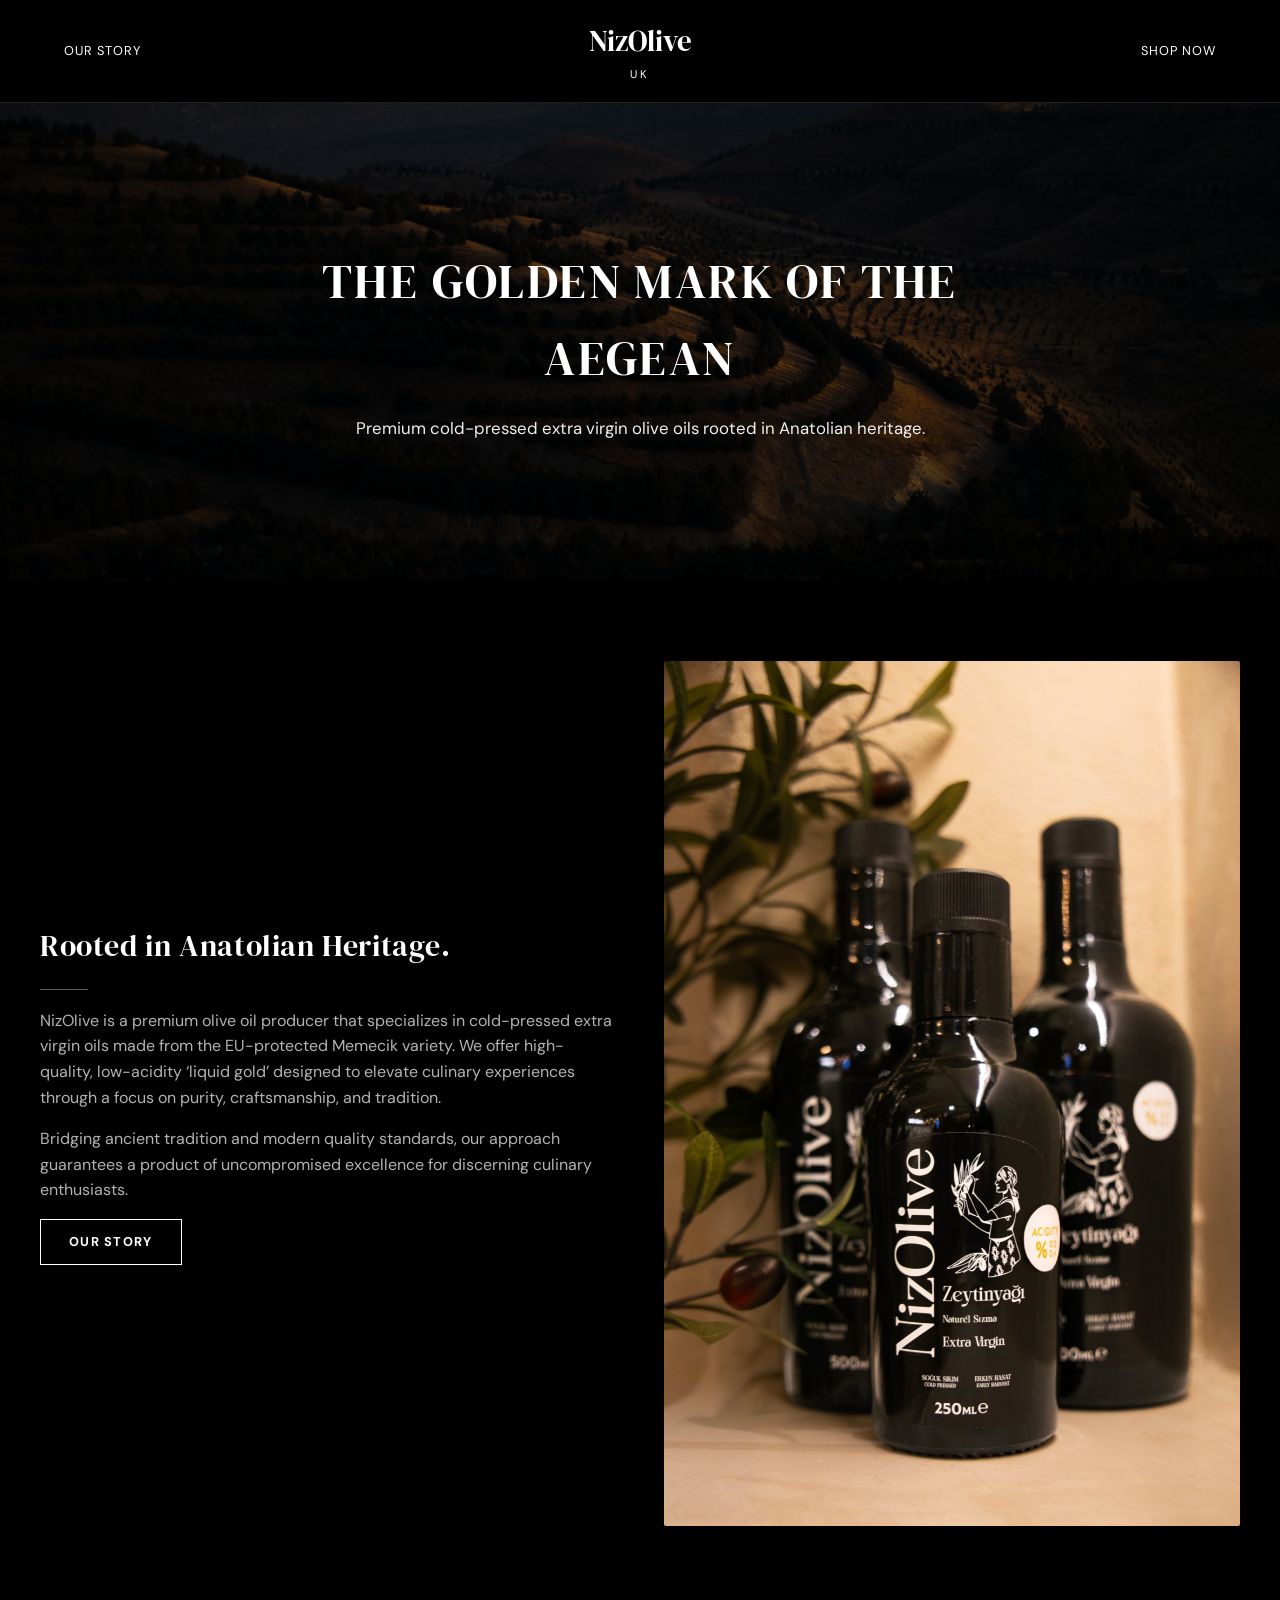
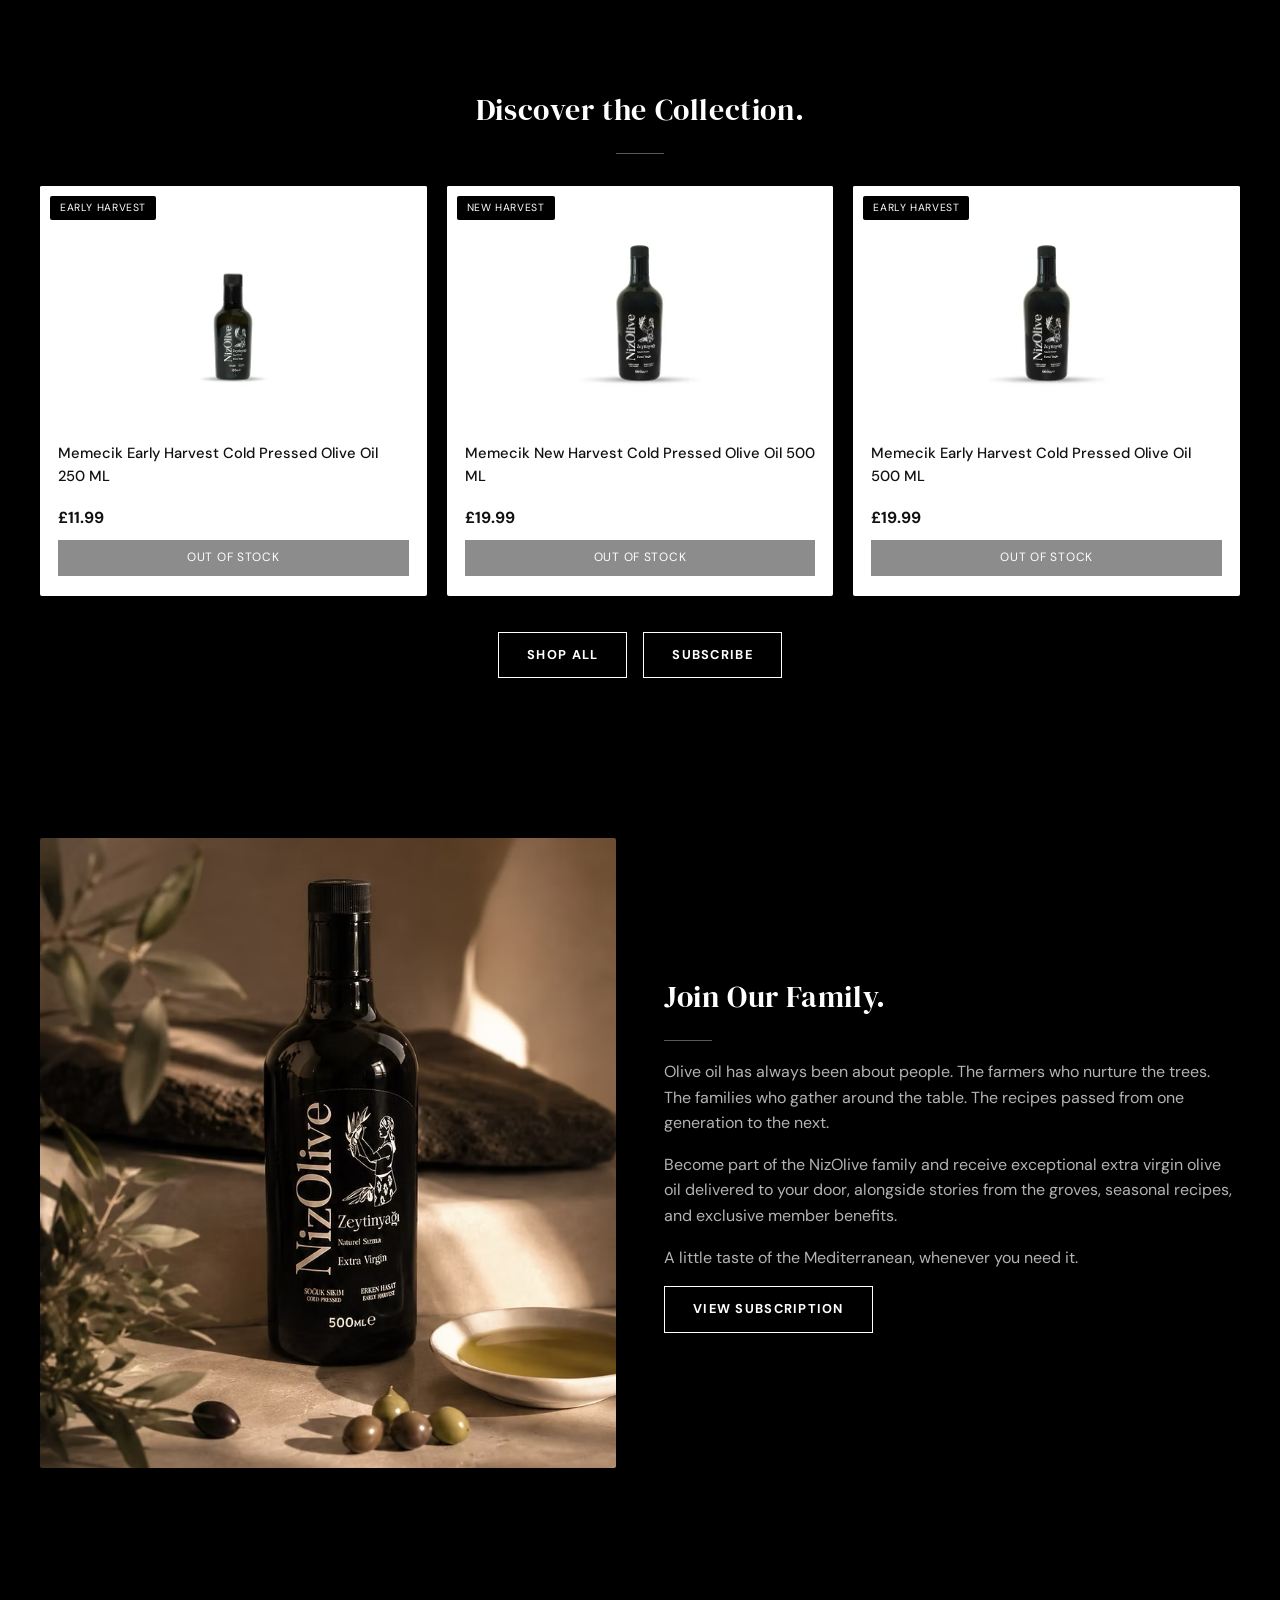
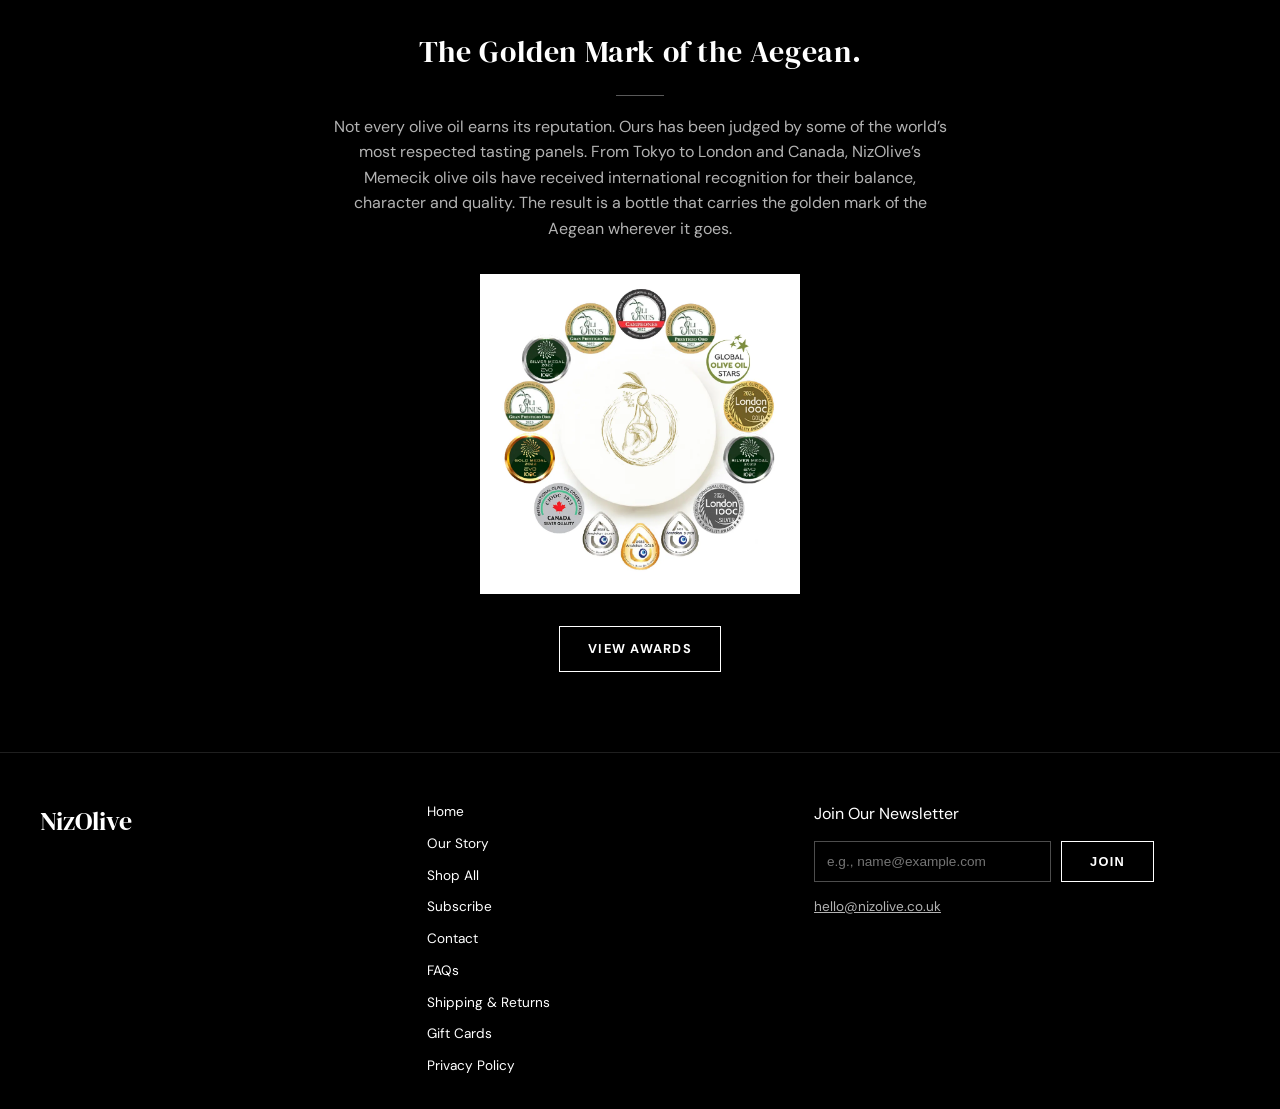
<file: index.html>
<!DOCTYPE html>
<html lang="en">
<head>
<meta charset="UTF-8">
<meta name="viewport" content="width=device-width, initial-scale=1.0">
<title>NizOlive UK | Premium Turkish Extra Virgin Olive Oil</title>
<meta name="description" content="Premium cold-pressed extra virgin olive oils rooted in Anatolian heritage.">
<link rel="stylesheet" href="styles.css">
</head>
<body>

<header>
  <div class="nav">
    <div class="nav-side">
      <div class="nav-links"><a href="our-story.html">Our Story</a></div>
    </div>
    <a href="index.html" class="brand">NizOlive<span class="uk-tag">UK</span></a>
    <div class="nav-side right">
      <div class="nav-links"><a href="shop.html">Shop Now</a></div>
    </div>
  </div>
</header>

<div class="hero" style="background-image:url('images/hero-terraced-hillside.jpg');">
  <div class="hero-inner">
    <h1>The Golden Mark of the Aegean</h1>
    <p>Premium cold-pressed extra virgin olive oils rooted in Anatolian heritage.</p>
  </div>
</div>

<section>
  <div class="section-inner split">
    <div class="split-text">
      <h2>Rooted in Anatolian Heritage.</h2>
      <div class="rule"></div>
      <p>NizOlive is a premium olive oil producer that specializes in cold-pressed extra virgin oils made from the EU-protected Memecik variety. We offer high-quality, low-acidity &lsquo;liquid gold&rsquo; designed to elevate culinary experiences through a focus on purity, craftsmanship, and tradition.</p>
      <p>Bridging ancient tradition and modern quality standards, our approach guarantees a product of uncompromised excellence for discerning culinary enthusiasts.</p>
      <a href="our-story.html" class="btn">Our Story</a>
    </div>
    <div class="split-img">
      <img src="images/lifestyle-1.jpg" alt="NizOlive bottle on a book, The Golden Mark of the Aegean">
    </div>
  </div>
</section>

<section>
  <div class="section-inner" style="text-align:center;">
    <h2>Discover the Collection.</h2>
    <div class="rule" style="margin-left:auto;margin-right:auto;"></div>
    <div class="grid" style="margin-top:32px;text-align:left;">

      <div class="card">
        <span class="badge">Early Harvest</span>
        <img src="images/bottle-250ml.png" alt="Memecik Early Harvest Cold Pressed Olive Oil, 250ml">
        <div class="card-body">
          <h3>Memecik Early Harvest Cold Pressed Olive Oil 250 ML</h3>
          <div class="card-price">&pound;11.99</div>
          <div class="card-stock">Out of Stock</div>
        </div>
      </div>

      <div class="card">
        <span class="badge">New Harvest</span>
        <img src="images/bottle-500ml.png" alt="Memecik New Harvest Cold Pressed Olive Oil, 500ml">
        <div class="card-body">
          <h3>Memecik New Harvest Cold Pressed Olive Oil 500 ML</h3>
          <div class="card-price">&pound;19.99</div>
          <div class="card-stock">Out of Stock</div>
        </div>
      </div>

      <div class="card">
        <span class="badge">Early Harvest</span>
        <img src="images/bottle-500ml.png" alt="Memecik Early Harvest Cold Pressed Olive Oil, 500ml">
        <div class="card-body">
          <h3>Memecik Early Harvest Cold Pressed Olive Oil 500 ML</h3>
          <div class="card-price">&pound;19.99</div>
          <div class="card-stock">Out of Stock</div>
        </div>
      </div>

    </div>
    <div class="btn-row" style="justify-content:center;margin-top:36px;">
      <a href="shop.html" class="btn">Shop All</a>
      <a href="subscribe.html" class="btn">Subscribe</a>
    </div>
  </div>
</section>

<section>
  <div class="section-inner split reverse">
    <div class="split-text">
      <h2>Join Our Family.</h2>
      <div class="rule"></div>
      <p>Olive oil has always been about people. The farmers who nurture the trees. The families who gather around the table. The recipes passed from one generation to the next.</p>
      <p>Become part of the NizOlive family and receive exceptional extra virgin olive oil delivered to your door, alongside stories from the groves, seasonal recipes, and exclusive member benefits.</p>
      <p>A little taste of the Mediterranean, whenever you need it.</p>
      <a href="subscribe.html" class="btn">View Subscription</a>
    </div>
    <div class="split-img">
      <img src="images/lifestyle-stone-branch.jpg" alt="NizOlive bottle styled with olive branch and stone">
    </div>
  </div>
</section>

<section>
  <div class="section-inner" style="text-align:center;">
    <h2>The Golden Mark of the Aegean.</h2>
    <div class="rule" style="margin-left:auto;margin-right:auto;"></div>
    <p class="section-sub" style="margin-left:auto;margin-right:auto;">Not every olive oil earns its reputation. Ours has been judged by some of the world&rsquo;s most respected tasting panels. From Tokyo to London and Canada, NizOlive&rsquo;s Memecik olive oils have received international recognition for their balance, character and quality. The result is a bottle that carries the golden mark of the Aegean wherever it goes.</p>
    <img class="awards-wheel-img" src="images/awards-wheel.webp" alt="Wheel of NizOlive award medals">
    <div>
      <a href="awards.html" class="btn">View Awards</a>
    </div>
  </div>
</section>

<footer>
  <div class="footer-inner">
    <div>
      <div class="footer-logo">NizOlive</div>
    </div>
    <div class="footer-links">
      <a href="index.html">Home</a>
      <a href="our-story.html">Our Story</a>
      <a href="shop.html">Shop All</a>
      <a href="subscribe.html">Subscribe</a>
      <a href="contact.html">Contact</a>
      <a href="faqs.html">FAQs</a>
      <a href="shipping-returns.html">Shipping &amp; Returns</a>
      <a href="gift-card.html">Gift Cards</a>
      <a href="refunds-returns.html">Privacy Policy</a>
    </div>
    <div>
      <div style="margin-bottom:8px;">Join Our Newsletter</div>
      <form class="newsletter-form" onsubmit="return false;">
        <input type="email" placeholder="e.g., name@example.com" required>
        <button class="btn" type="submit">Join</button>
      </form>
      <div class="footer-contact"><a href="mailto:hello@nizolive.co.uk">hello@nizolive.co.uk</a></div>
    </div>
  </div>
</footer>

</body>
</html>
</file>
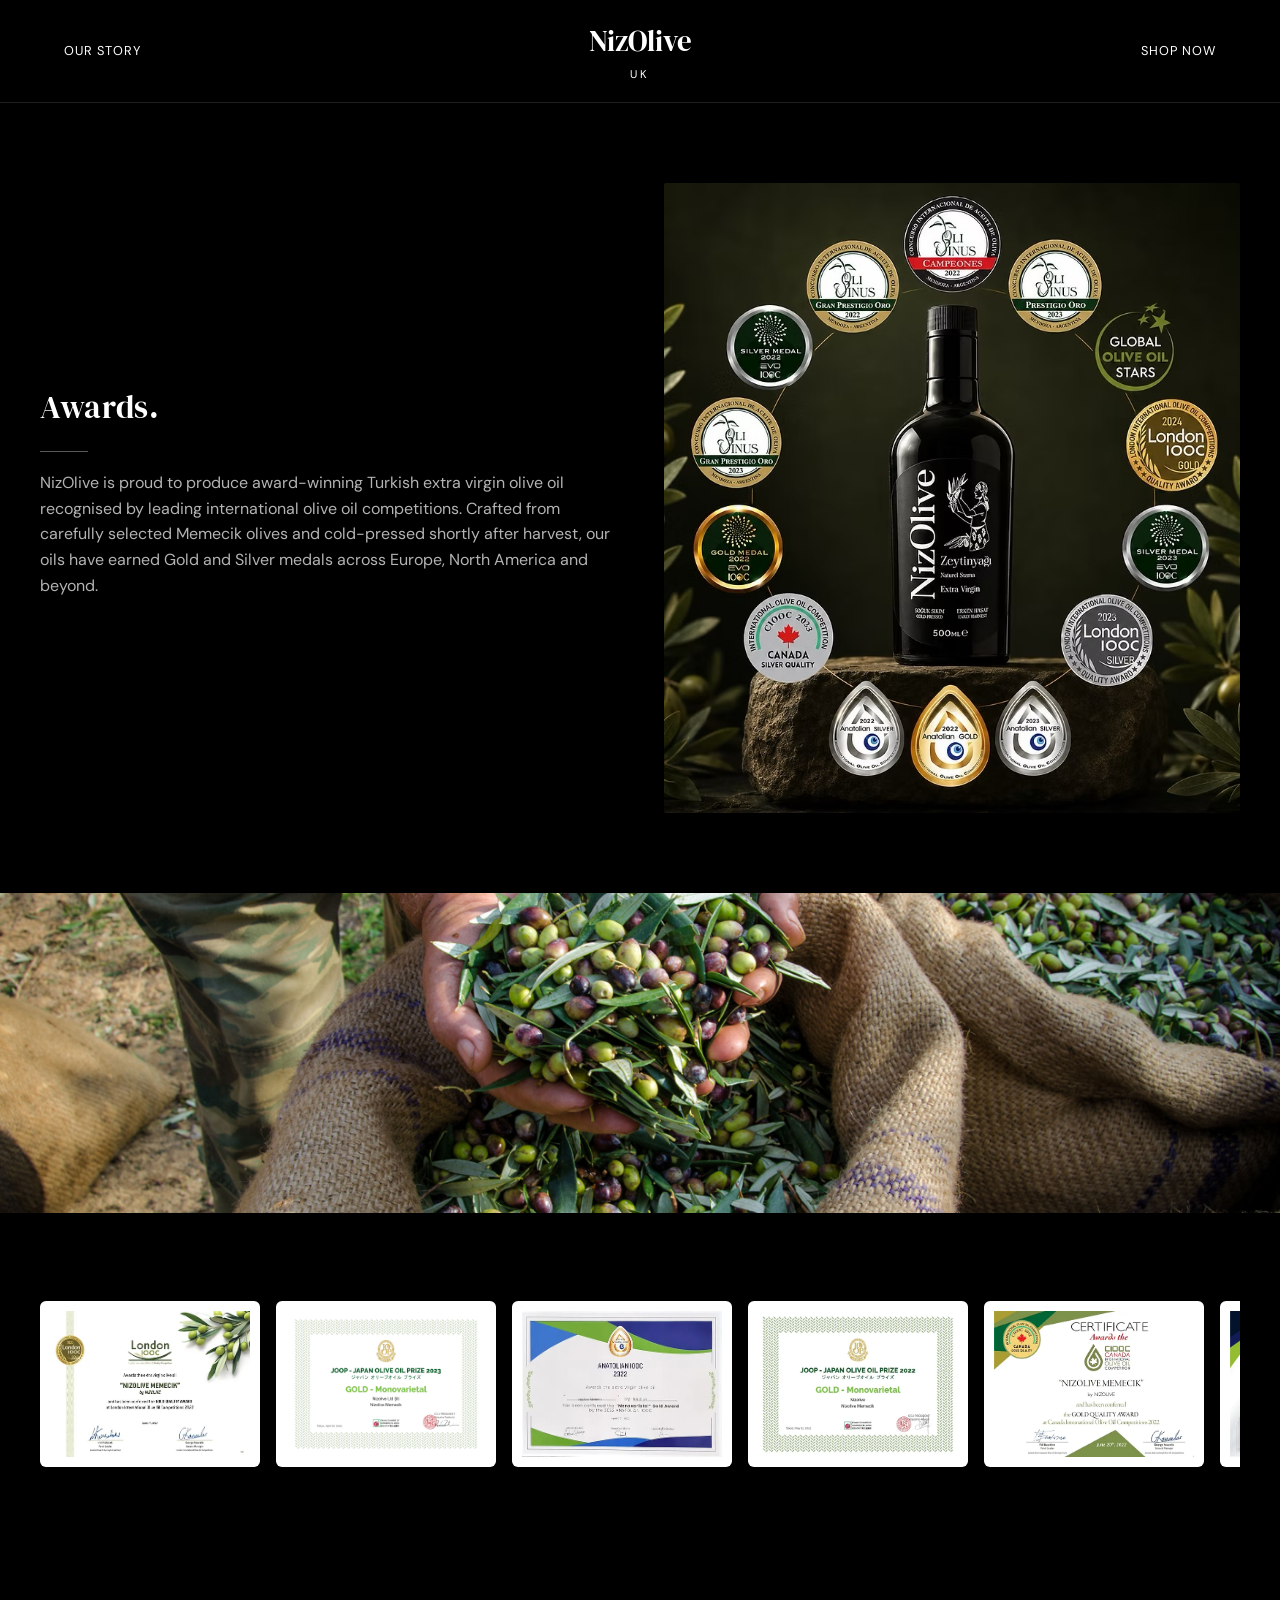
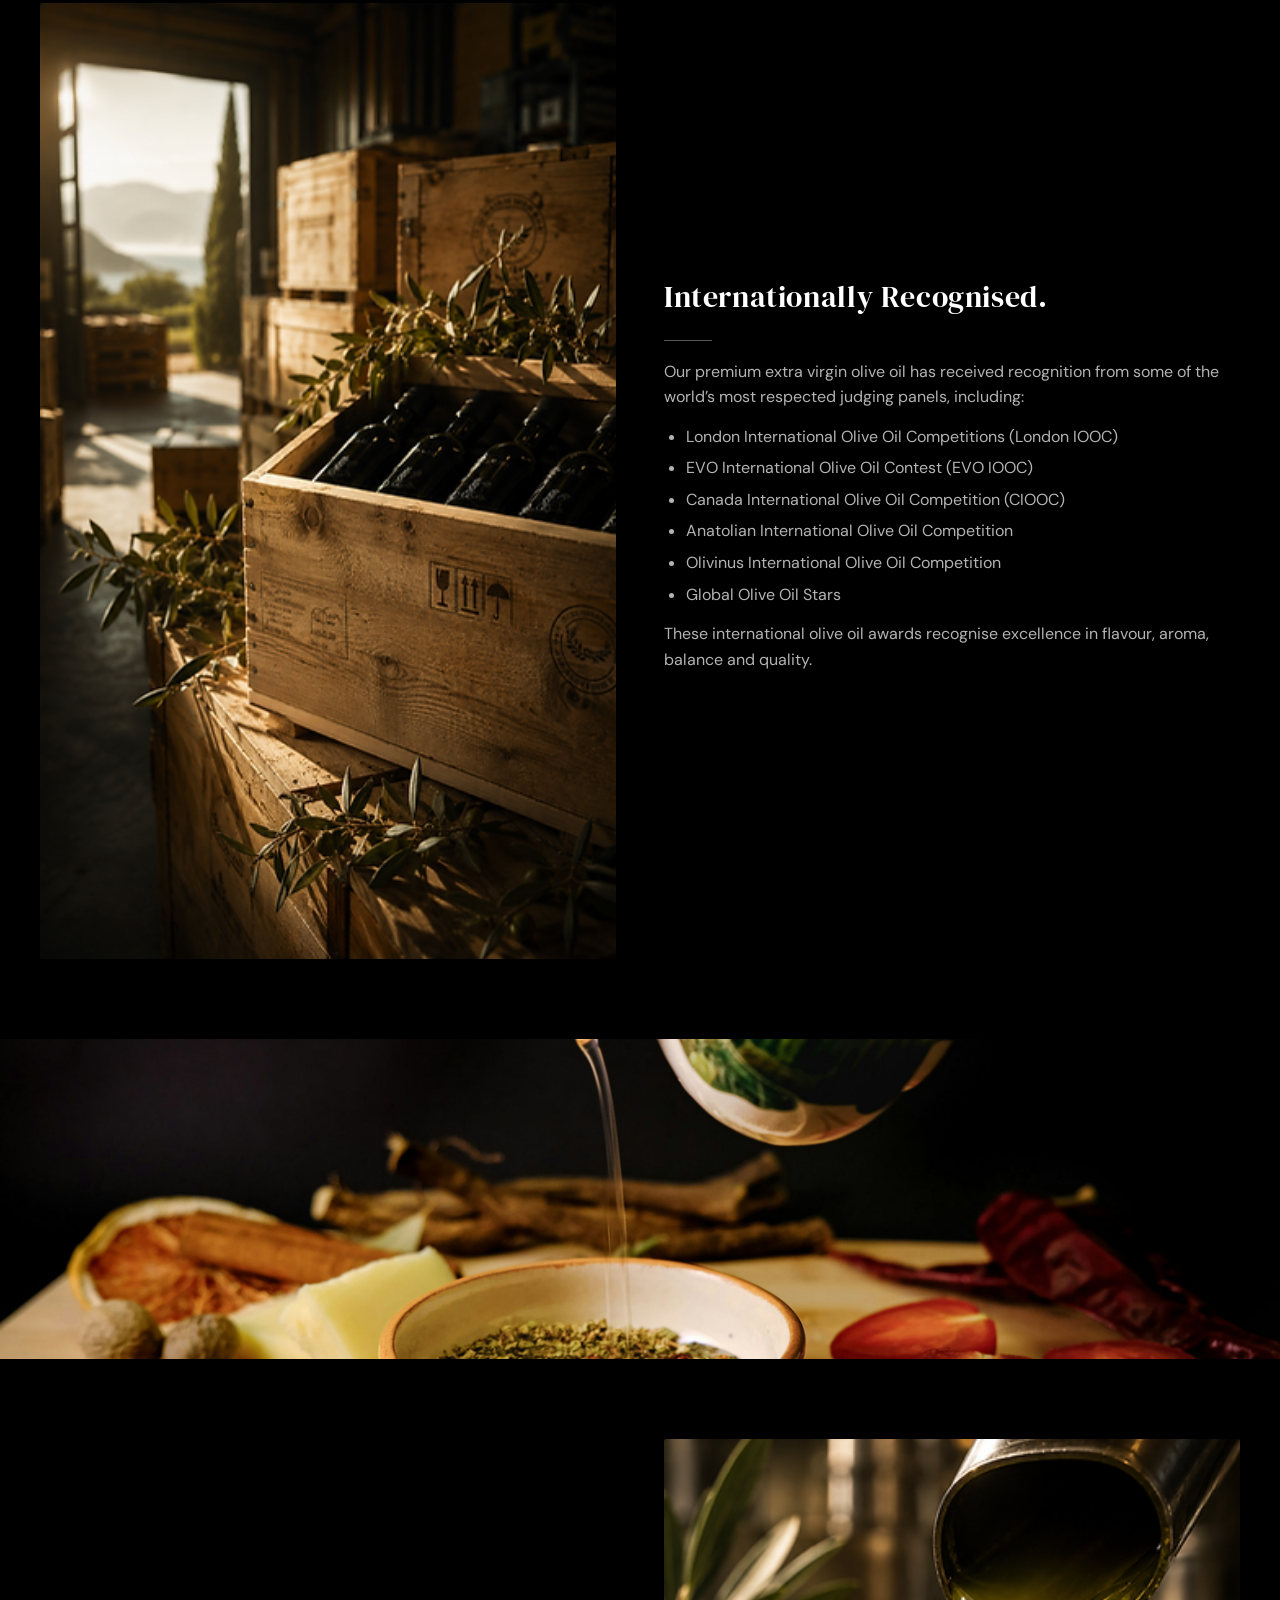
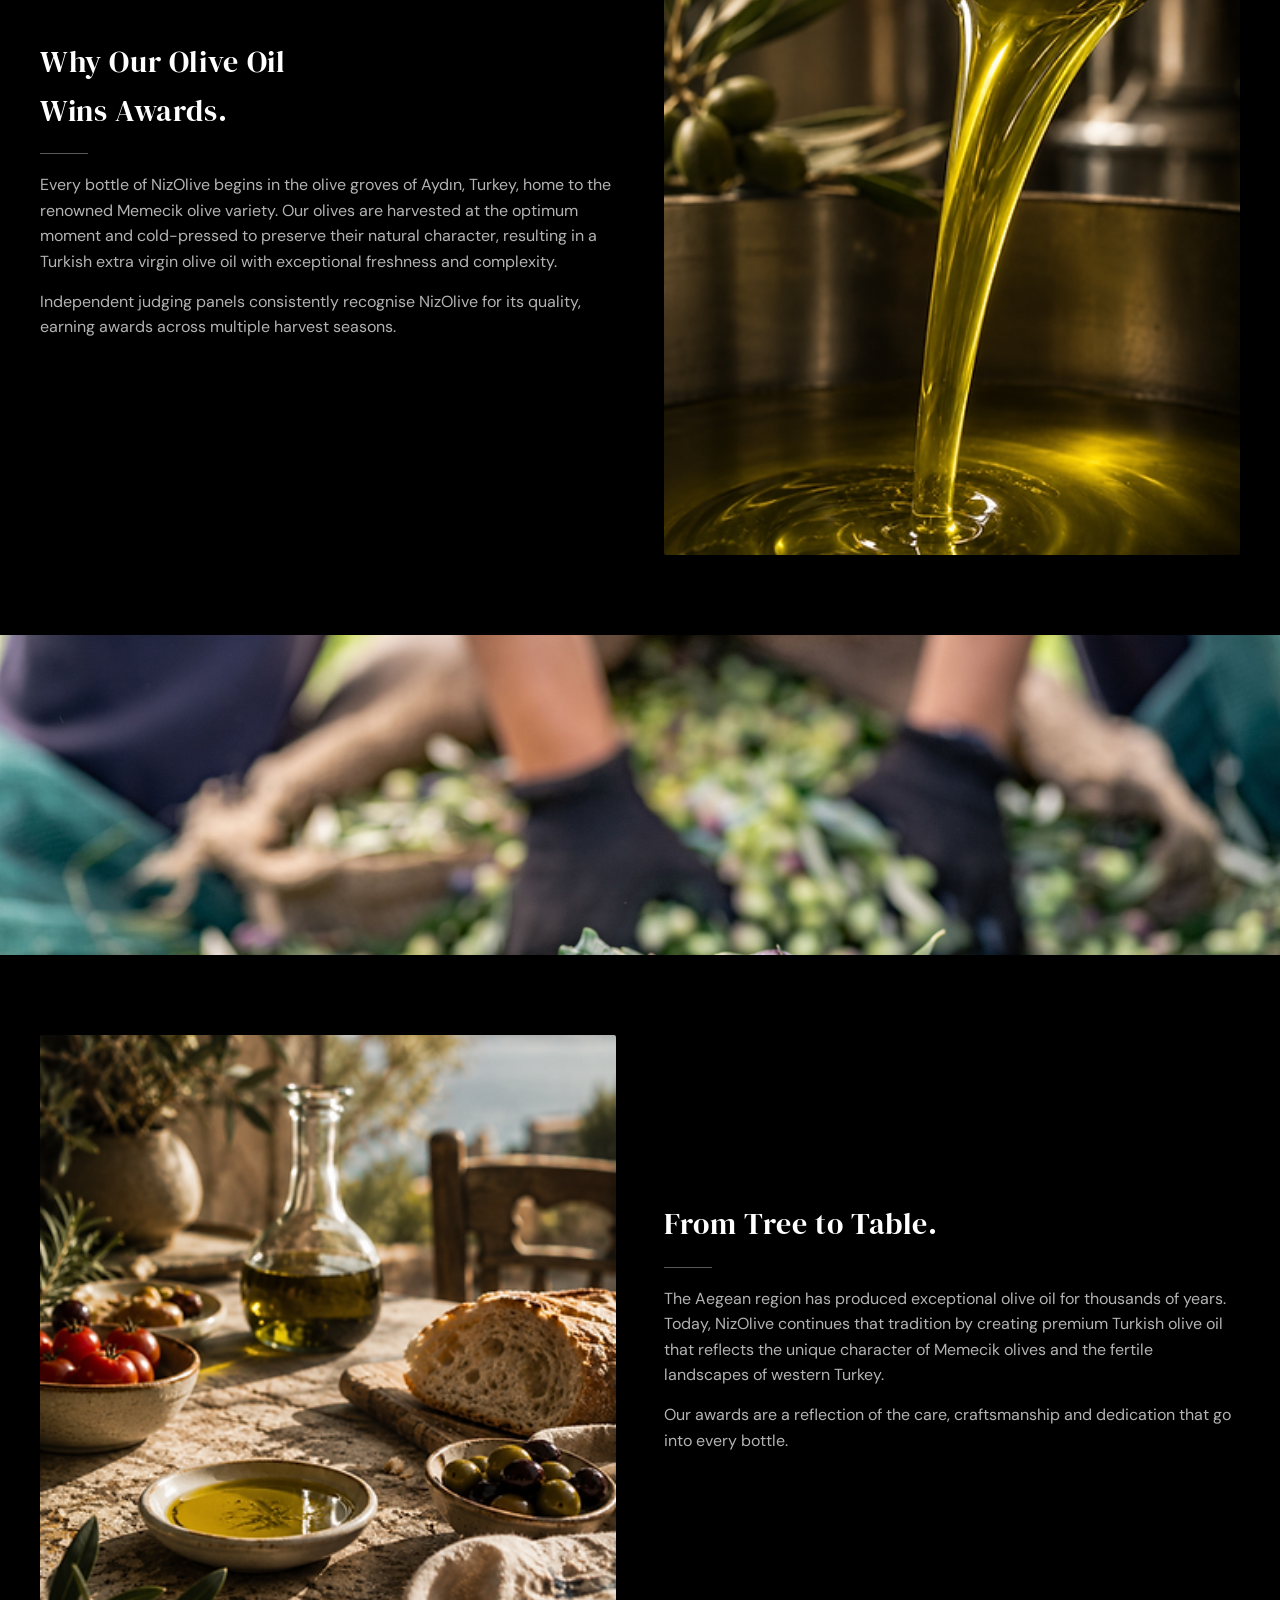
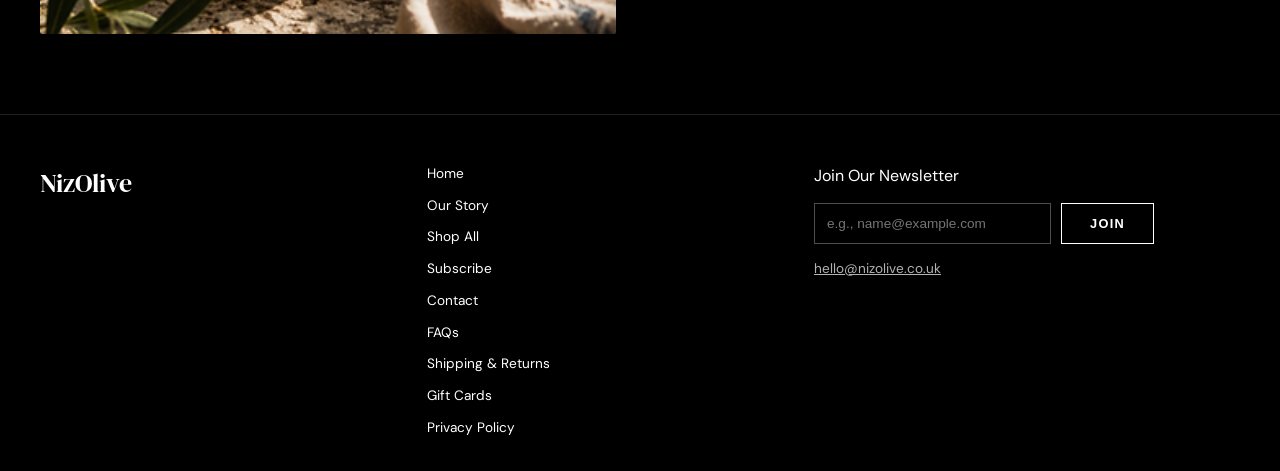
<file: awards.html>
<!DOCTYPE html>
<html lang="en">
<head>
<meta charset="UTF-8">
<meta name="viewport" content="width=device-width, initial-scale=1.0">
<title>Awards | NizOlive UK</title>
<meta name="description" content="Discover NizOlive's award-winning Turkish extra virgin olive oil. Recognised by leading international competitions for exceptional quality, flavour and craftsmanship.">
<link rel="stylesheet" href="styles.css">
<style>
  .awards-band {
    height: 320px;
    background-size: cover;
    background-position: center;
  }
  .carousel {
    display: flex;
    gap: 16px;
    overflow-x: auto;
    padding: 8px 0 16px;
    scroll-snap-type: x mandatory;
  }
  .carousel img {
    flex: 0 0 auto;
    width: 220px;
    background: #fff;
    border-radius: 6px;
    padding: 10px;
    scroll-snap-align: start;
  }
  .awards ul { list-style: disc; padding-left: 22px; color: var(--muted); margin: 14px 0; }
  .awards ul li { margin-bottom: 6px; }
</style>
</head>
<body>

<header>
  <div class="nav">
    <div class="nav-side"><div class="nav-links"><a href="our-story.html">Our Story</a></div></div>
    <a href="index.html" class="brand">NizOlive<span class="uk-tag">UK</span></a>
    <div class="nav-side right"><div class="nav-links"><a href="shop.html">Shop Now</a></div></div>
  </div>
</header>

<section class="awards">
  <div class="section-inner split">
    <div class="split-text">
      <h1 class="display" style="font-size:2rem;">Awards.</h1>
      <div class="rule"></div>
      <p style="color:var(--muted);">NizOlive is proud to produce award-winning Turkish extra virgin olive oil recognised by leading international olive oil competitions. Crafted from carefully selected Memecik olives and cold-pressed shortly after harvest, our oils have earned Gold and Silver medals across Europe, North America and beyond.</p>
    </div>
    <div class="split-img">
      <img src="images/awards-wheel-bottle.jpg" alt="NizOlive bottle surrounded by a wheel of international award medals">
    </div>
  </div>
</section>

<div class="awards-band" style="background-image:url('images/awards-harvest-1.jpg');"></div>

<section class="awards" style="padding-bottom:40px;">
  <div class="section-inner">
    <div class="carousel">
      <img src="images/award-london-ioooc.webp" alt="London IOOC Gold Quality Award, Nizolive Memecik">
      <img src="images/award-japan-2023.webp" alt="Japan Olive Oil Prize 2023 Gold Monovarietal, Nizolive Memecik">
      <img src="images/award-anatolian-2022.webp" alt="Anatolian IOOC 2022 Gold Award, Nizolive Memecik">
      <img src="images/award-japan-2022.webp" alt="Japan Olive Oil Prize 2022 Gold, Nizolive Memecik">
      <img src="images/award-cioo.webp" alt="CIOOC Canada International Olive Oil Competition Gold Quality Award, Nizolive Memecik">
      <img src="images/award-anatolian-silver.webp" alt="Anatolian IOOC 2023 Silver, Nizolive Memecik">
      <img src="images/award-anatolian-2024.webp" alt="Anatolian IOOC 2024 Gold, Nizolive Memecik">
      <img src="images/award-evo-2023.webp" alt="EVO International Olive Oil Contest Silver Medal, Nizolive Memecik">
      <img src="images/award-olivinus-2023.webp" alt="Olivinus 2023 Prestigio Oro, Nizolive Memecik">
    </div>
  </div>
</section>

<section class="awards">
  <div class="section-inner split reverse">
    <div class="split-text">
      <h2>Internationally Recognised.</h2>
      <div class="rule"></div>
      <p style="color:var(--muted);margin-bottom:14px;">Our premium extra virgin olive oil has received recognition from some of the world&rsquo;s most respected judging panels, including:</p>
      <ul>
        <li>London International Olive Oil Competitions (London IOOC)</li>
        <li>EVO International Olive Oil Contest (EVO IOOC)</li>
        <li>Canada International Olive Oil Competition (CIOOC)</li>
        <li>Anatolian International Olive Oil Competition</li>
        <li>Olivinus International Olive Oil Competition</li>
        <li>Global Olive Oil Stars</li>
      </ul>
      <p style="color:var(--muted);">These international olive oil awards recognise excellence in flavour, aroma, balance and quality.</p>
    </div>
    <div class="split-img">
      <img src="images/awards-crates.png" alt="Wooden crates of NizOlive bottles with olive branches">
    </div>
  </div>
</section>

<div class="awards-band" style="background-image:url('images/awards-ingredients.jpg');"></div>

<section class="awards">
  <div class="section-inner split">
    <div class="split-text">
      <h2>Why Our Olive Oil<br>Wins Awards.</h2>
      <div class="rule"></div>
      <p style="color:var(--muted);margin-bottom:14px;">Every bottle of NizOlive begins in the olive groves of Aydın, Turkey, home to the renowned Memecik olive variety. Our olives are harvested at the optimum moment and cold-pressed to preserve their natural character, resulting in a Turkish extra virgin olive oil with exceptional freshness and complexity.</p>
      <p style="color:var(--muted);">Independent judging panels consistently recognise NizOlive for its quality, earning awards across multiple harvest seasons.</p>
    </div>
    <div class="split-img">
      <img src="images/awards-pouring.png" alt="Golden olive oil being poured into a steel vat">
    </div>
  </div>
</section>

<div class="awards-band" style="background-image:url('images/awards-harvest-2.jpg');"></div>

<section class="awards">
  <div class="section-inner split reverse">
    <div class="split-text">
      <h2>From Tree to Table.</h2>
      <div class="rule"></div>
      <p style="color:var(--muted);margin-bottom:14px;">The Aegean region has produced exceptional olive oil for thousands of years. Today, NizOlive continues that tradition by creating premium Turkish olive oil that reflects the unique character of Memecik olives and the fertile landscapes of western Turkey.</p>
      <p style="color:var(--muted);">Our awards are a reflection of the care, craftsmanship and dedication that go into every bottle.</p>
    </div>
    <div class="split-img">
      <img src="images/awards-table.png" alt="Table spread with olive oil, bread, tomatoes and olives">
    </div>
  </div>
</section>

<footer>
  <div class="footer-inner">
    <div><div class="footer-logo">NizOlive</div></div>
    <div class="footer-links">
      <a href="index.html">Home</a>
      <a href="our-story.html">Our Story</a>
      <a href="shop.html">Shop All</a>
      <a href="subscribe.html">Subscribe</a>
      <a href="contact.html">Contact</a>
      <a href="faqs.html">FAQs</a>
      <a href="shipping-returns.html">Shipping &amp; Returns</a>
      <a href="gift-card.html">Gift Cards</a>
      <a href="refunds-returns.html">Privacy Policy</a>
    </div>
    <div>
      <div style="margin-bottom:8px;">Join Our Newsletter</div>
      <form class="newsletter-form" onsubmit="return false;">
        <input type="email" placeholder="e.g., name@example.com" required>
        <button class="btn" type="submit">Join</button>
      </form>
      <div class="footer-contact"><a href="mailto:hello@nizolive.co.uk">hello@nizolive.co.uk</a></div>
    </div>
  </div>
</footer>

</body>
</html>
</file>
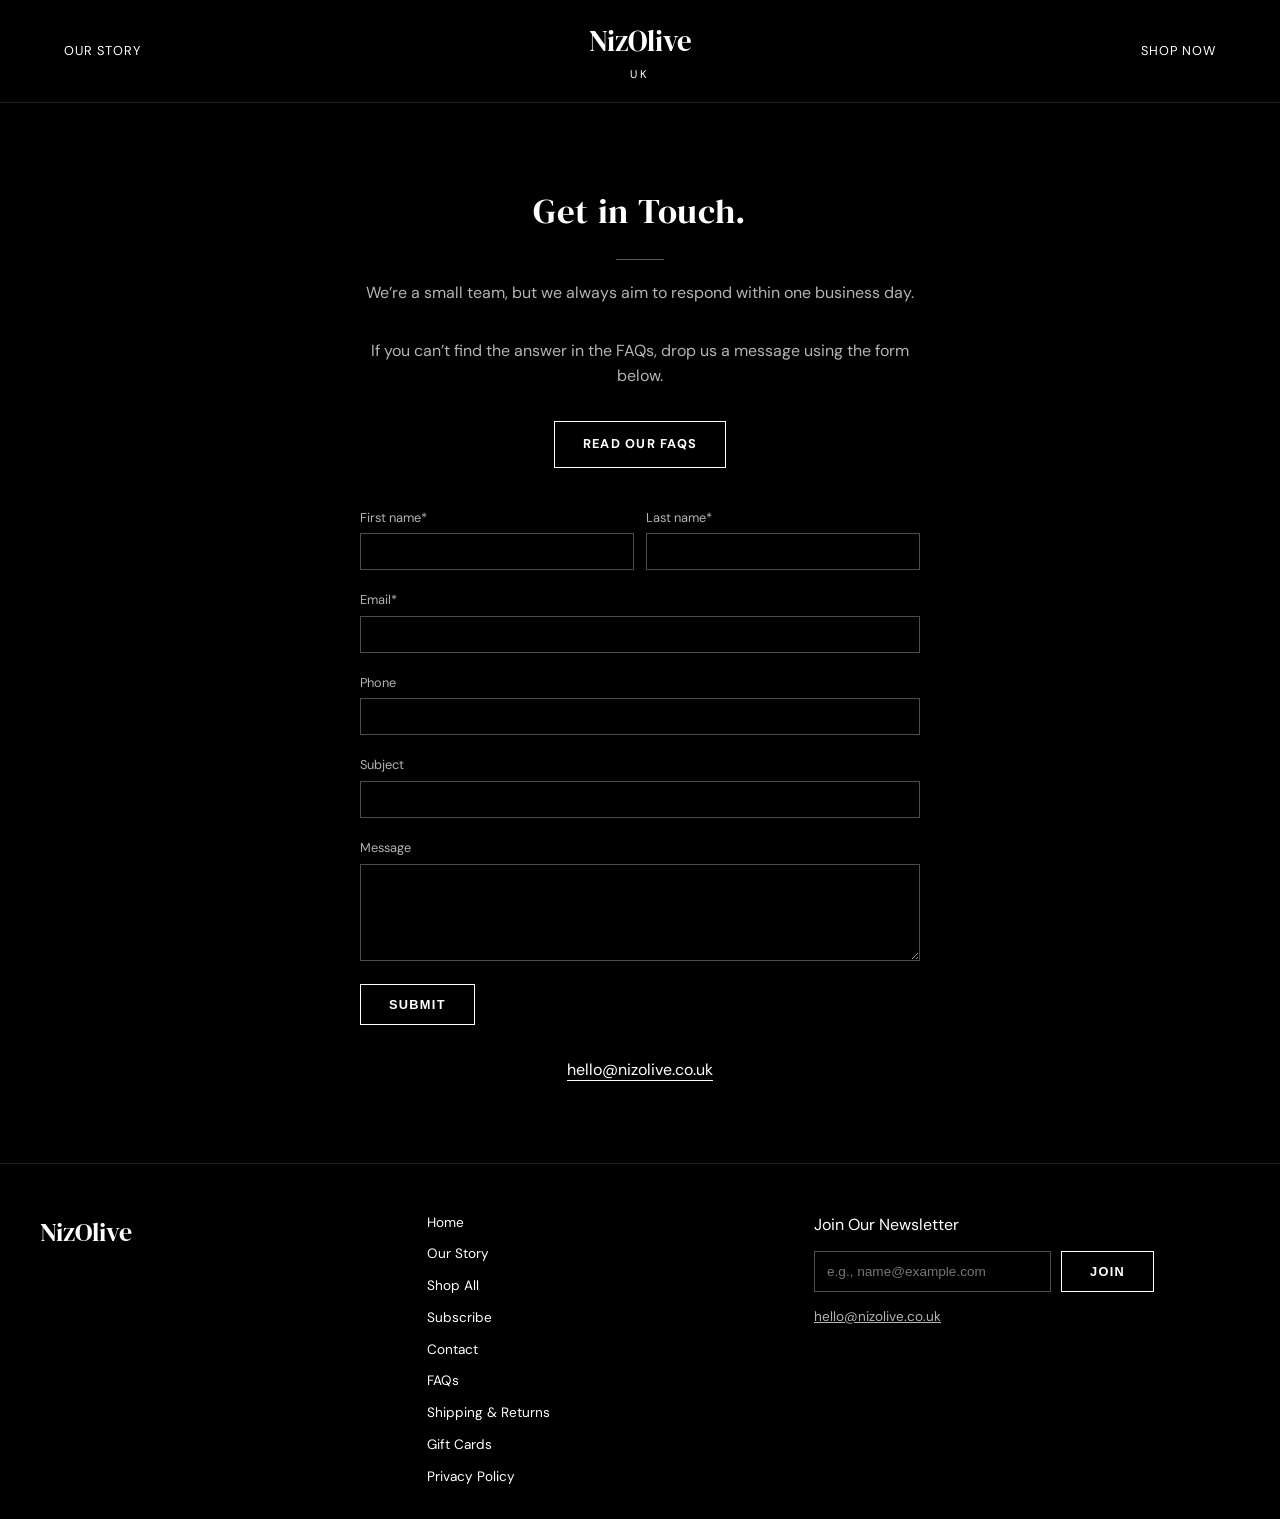
<file: contact.html>
<!DOCTYPE html>
<html lang="en">
<head>
<meta charset="UTF-8">
<meta name="viewport" content="width=device-width, initial-scale=1.0">
<title>Contact | NizOlive UK</title>
<meta name="description" content="Have a question for NizOlive? Contact us here and our team will be happy to help with anything you need.">
<link rel="stylesheet" href="styles.css">
</head>
<body>

<header>
  <div class="nav">
    <div class="nav-side"><div class="nav-links"><a href="our-story.html">Our Story</a></div></div>
    <a href="index.html" class="brand">NizOlive<span class="uk-tag">UK</span></a>
    <div class="nav-side right"><div class="nav-links"><a href="shop.html">Shop Now</a></div></div>
  </div>
</header>

<section>
  <div class="section-inner" style="max-width:560px;text-align:center;">
    <h1 class="display" style="font-size:2.2rem;">Get in Touch.</h1>
    <div class="rule" style="margin:20px auto;"></div>
    <p class="section-sub" style="margin-left:auto;margin-right:auto;">We&rsquo;re a small team, but we always aim to respond within one business day.</p>
    <p class="section-sub" style="margin-left:auto;margin-right:auto;">If you can&rsquo;t find the answer in the FAQs, drop us a message using the form below.</p>
    <a href="faqs.html" class="btn" style="margin-bottom:36px;display:inline-block;">Read Our FAQs</a>

    <form onsubmit="return false;" style="text-align:left;display:flex;flex-direction:column;gap:16px;">
      <div style="display:flex;gap:12px;">
        <div style="flex:1;">
          <label style="font-size:0.8rem;color:var(--muted);">First name*</label>
          <input type="text" required style="width:100%;background:transparent;border:1px solid rgba(255,255,255,0.3);color:#fff;padding:10px;margin-top:4px;">
        </div>
        <div style="flex:1;">
          <label style="font-size:0.8rem;color:var(--muted);">Last name*</label>
          <input type="text" required style="width:100%;background:transparent;border:1px solid rgba(255,255,255,0.3);color:#fff;padding:10px;margin-top:4px;">
        </div>
      </div>
      <div>
        <label style="font-size:0.8rem;color:var(--muted);">Email*</label>
        <input type="email" required style="width:100%;background:transparent;border:1px solid rgba(255,255,255,0.3);color:#fff;padding:10px;margin-top:4px;">
      </div>
      <div>
        <label style="font-size:0.8rem;color:var(--muted);">Phone</label>
        <input type="tel" style="width:100%;background:transparent;border:1px solid rgba(255,255,255,0.3);color:#fff;padding:10px;margin-top:4px;">
      </div>
      <div>
        <label style="font-size:0.8rem;color:var(--muted);">Subject</label>
        <input type="text" style="width:100%;background:transparent;border:1px solid rgba(255,255,255,0.3);color:#fff;padding:10px;margin-top:4px;">
      </div>
      <div>
        <label style="font-size:0.8rem;color:var(--muted);">Message</label>
        <textarea rows="5" style="width:100%;background:transparent;border:1px solid rgba(255,255,255,0.3);color:#fff;padding:10px;margin-top:4px;"></textarea>
      </div>
      <button type="submit" class="btn" style="align-self:flex-start;">Submit</button>
    </form>

    <p style="margin-top:32px;"><a href="mailto:hello@nizolive.co.uk" style="border-bottom:1px solid #fff;">hello@nizolive.co.uk</a></p>
  </div>
</section>

<footer>
  <div class="footer-inner">
    <div><div class="footer-logo">NizOlive</div></div>
    <div class="footer-links">
      <a href="index.html">Home</a>
      <a href="our-story.html">Our Story</a>
      <a href="shop.html">Shop All</a>
      <a href="subscribe.html">Subscribe</a>
      <a href="contact.html">Contact</a>
      <a href="faqs.html">FAQs</a>
      <a href="shipping-returns.html">Shipping &amp; Returns</a>
      <a href="gift-card.html">Gift Cards</a>
      <a href="refunds-returns.html">Privacy Policy</a>
    </div>
    <div>
      <div style="margin-bottom:8px;">Join Our Newsletter</div>
      <form class="newsletter-form" onsubmit="return false;">
        <input type="email" placeholder="e.g., name@example.com" required>
        <button class="btn" type="submit">Join</button>
      </form>
      <div class="footer-contact"><a href="mailto:hello@nizolive.co.uk">hello@nizolive.co.uk</a></div>
    </div>
  </div>
</footer>

</body>
</html>
</file>
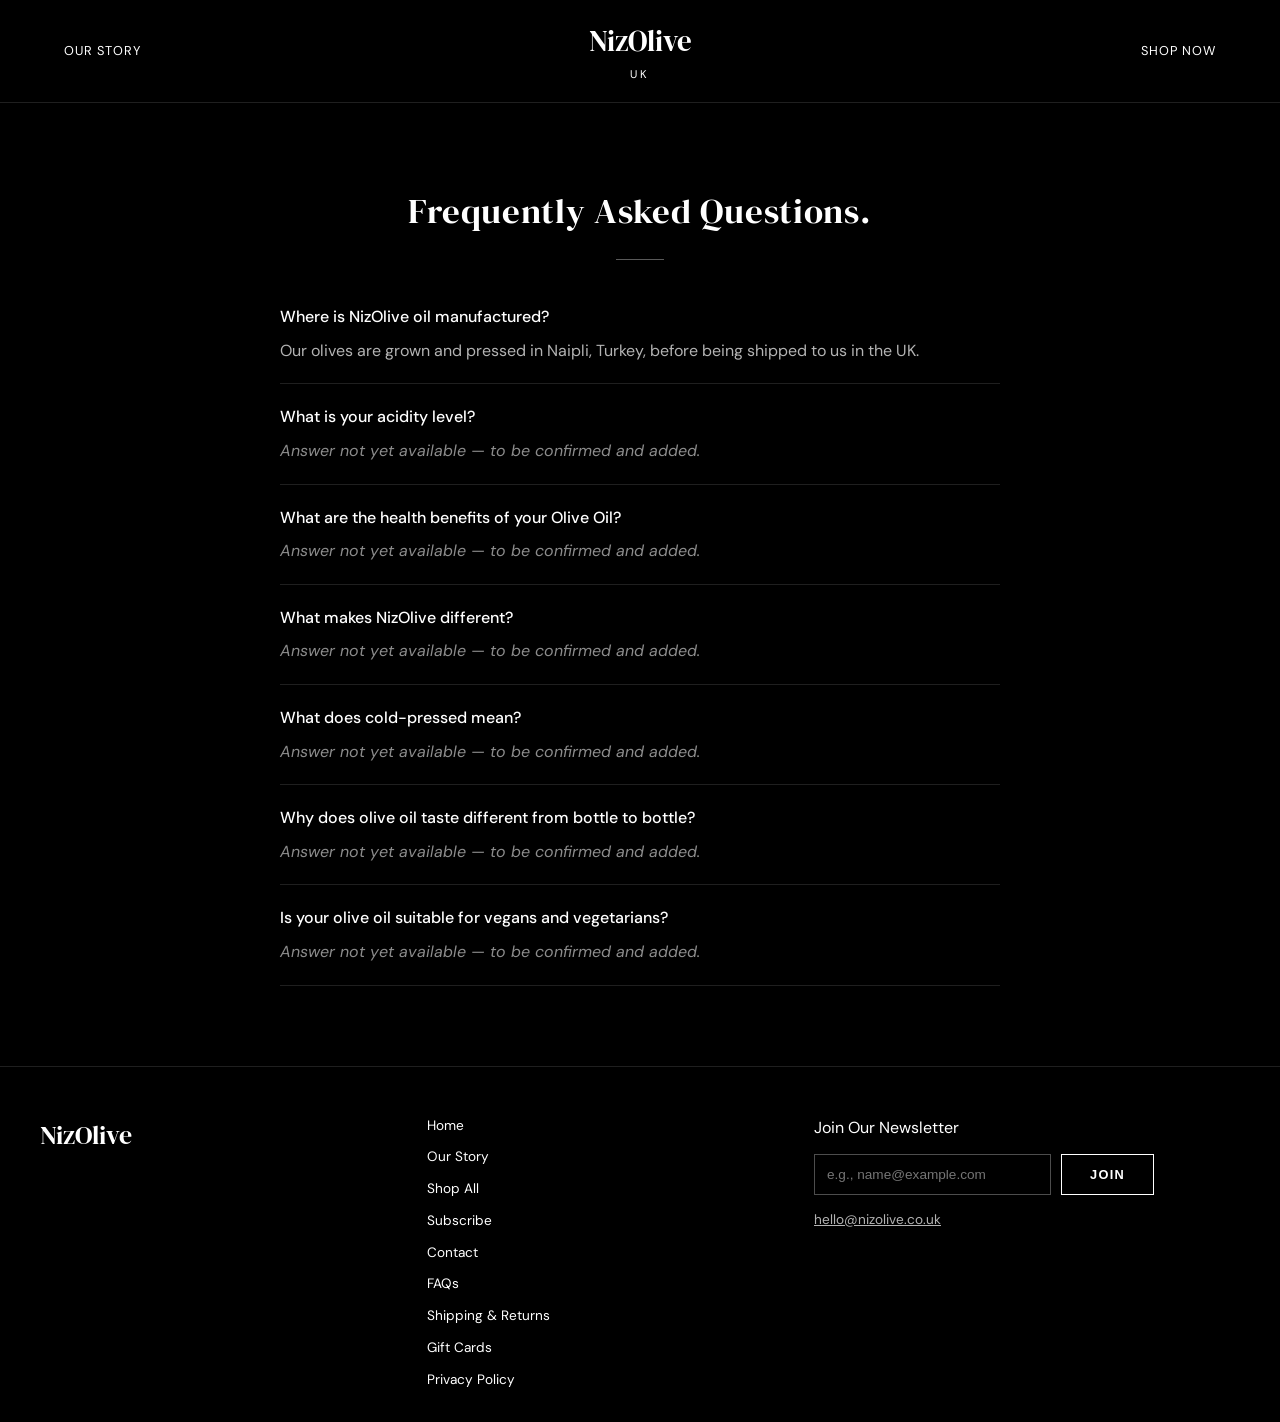
<file: faqs.html>
<!DOCTYPE html>
<html lang="en">
<head>
<meta charset="UTF-8">
<meta name="viewport" content="width=device-width, initial-scale=1.0">
<title>FAQs | NizOlive UK</title>
<meta name="description" content="Find answers to common questions about NizOlive, including our olive oil, orders, shipping, and care.">
<link rel="stylesheet" href="styles.css">
</head>
<body>

<header>
  <div class="nav">
    <div class="nav-side"><div class="nav-links"><a href="our-story.html">Our Story</a></div></div>
    <a href="index.html" class="brand">NizOlive<span class="uk-tag">UK</span></a>
    <div class="nav-side right"><div class="nav-links"><a href="shop.html">Shop Now</a></div></div>
  </div>
</header>

<section>
  <div class="section-inner" style="text-align:center;">
    <h1 class="display" style="font-size:2.2rem;">Frequently Asked Questions.</h1>
    <div class="rule" style="margin:20px auto;"></div>
  </div>
  <div class="section-inner" style="max-width:720px;margin-top:24px;">
    <div class="faq-item">
      <h3>Where is NizOlive oil manufactured?</h3>
      <p>Our olives are grown and pressed in Naipli, Turkey, before being shipped to us in the UK.</p>
    </div>
    <div class="faq-item">
      <h3>What is your acidity level?</h3>
      <p class="pending">Answer not yet available &mdash; to be confirmed and added.</p>
    </div>
    <div class="faq-item">
      <h3>What are the health benefits of your Olive Oil?</h3>
      <p class="pending">Answer not yet available &mdash; to be confirmed and added.</p>
    </div>
    <div class="faq-item">
      <h3>What makes NizOlive different?</h3>
      <p class="pending">Answer not yet available &mdash; to be confirmed and added.</p>
    </div>
    <div class="faq-item">
      <h3>What does cold-pressed mean?</h3>
      <p class="pending">Answer not yet available &mdash; to be confirmed and added.</p>
    </div>
    <div class="faq-item">
      <h3>Why does olive oil taste different from bottle to bottle?</h3>
      <p class="pending">Answer not yet available &mdash; to be confirmed and added.</p>
    </div>
    <div class="faq-item">
      <h3>Is your olive oil suitable for vegans and vegetarians?</h3>
      <p class="pending">Answer not yet available &mdash; to be confirmed and added.</p>
    </div>
  </div>
</section>

<footer>
  <div class="footer-inner">
    <div><div class="footer-logo">NizOlive</div></div>
    <div class="footer-links">
      <a href="index.html">Home</a>
      <a href="our-story.html">Our Story</a>
      <a href="shop.html">Shop All</a>
      <a href="subscribe.html">Subscribe</a>
      <a href="contact.html">Contact</a>
      <a href="faqs.html">FAQs</a>
      <a href="shipping-returns.html">Shipping &amp; Returns</a>
      <a href="gift-card.html">Gift Cards</a>
      <a href="refunds-returns.html">Privacy Policy</a>
    </div>
    <div>
      <div style="margin-bottom:8px;">Join Our Newsletter</div>
      <form class="newsletter-form" onsubmit="return false;">
        <input type="email" placeholder="e.g., name@example.com" required>
        <button class="btn" type="submit">Join</button>
      </form>
      <div class="footer-contact"><a href="mailto:hello@nizolive.co.uk">hello@nizolive.co.uk</a></div>
    </div>
  </div>
</footer>

</body>
</html>
</file>
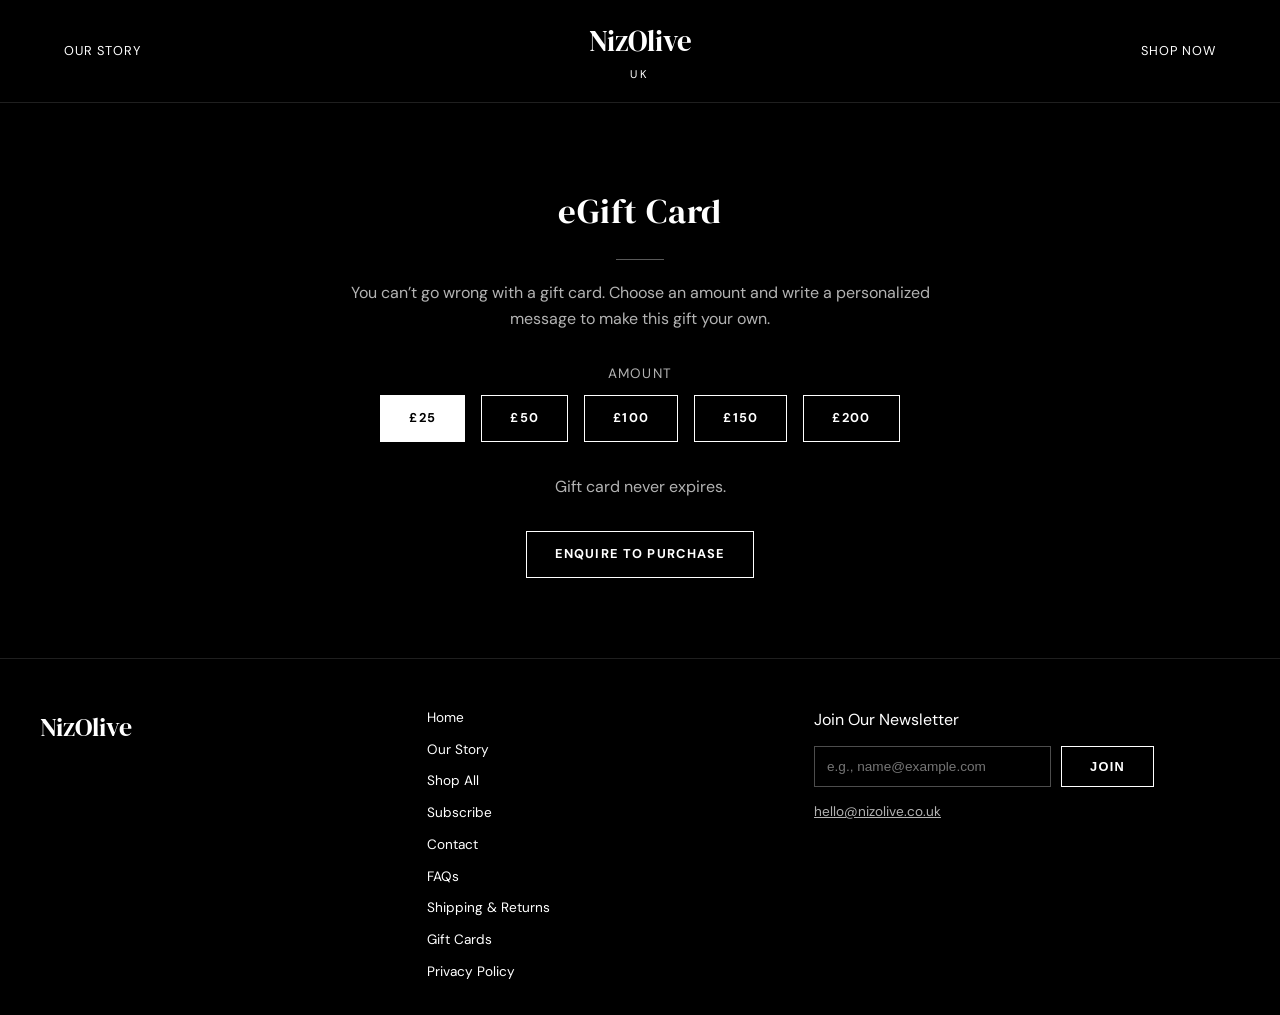
<file: gift-card.html>
<!DOCTYPE html>
<html lang="en">
<head>
<meta charset="UTF-8">
<meta name="viewport" content="width=device-width, initial-scale=1.0">
<title>Gift Card | NizOlive UK</title>
<meta name="description" content="Give the gift of exceptional extra virgin olive oil. NizOlive gift cards let friends and family choose from our range of artisan olive oils and subscriptions.">
<link rel="stylesheet" href="styles.css">
</head>
<body>

<header>
  <div class="nav">
    <div class="nav-side"><div class="nav-links"><a href="our-story.html">Our Story</a></div></div>
    <a href="index.html" class="brand">NizOlive<span class="uk-tag">UK</span></a>
    <div class="nav-side right"><div class="nav-links"><a href="shop.html">Shop Now</a></div></div>
  </div>
</header>

<section>
  <div class="section-inner" style="text-align:center;max-width:600px;">
    <h1 class="display" style="font-size:2.2rem;">eGift Card</h1>
    <div class="rule" style="margin:20px auto;"></div>
    <p class="section-sub" style="margin-left:auto;margin-right:auto;">You can&rsquo;t go wrong with a gift card. Choose an amount and write a personalized message to make this gift your own.</p>

    <div style="margin:32px 0;">
      <div style="margin-bottom:10px;color:var(--muted);font-size:0.85rem;text-transform:uppercase;letter-spacing:0.08em;">Amount</div>
      <div class="btn-row" style="justify-content:center;">
        <span class="btn" style="background:#fff;color:#000;">&pound;25</span>
        <span class="btn">&pound;50</span>
        <span class="btn">&pound;100</span>
        <span class="btn">&pound;150</span>
        <span class="btn">&pound;200</span>
      </div>
    </div>

    <p class="section-sub" style="margin-left:auto;margin-right:auto;">Gift card never expires.</p>
    <a href="contact.html" class="btn">Enquire to Purchase</a>
  </div>
</section>

<footer>
  <div class="footer-inner">
    <div><div class="footer-logo">NizOlive</div></div>
    <div class="footer-links">
      <a href="index.html">Home</a>
      <a href="our-story.html">Our Story</a>
      <a href="shop.html">Shop All</a>
      <a href="subscribe.html">Subscribe</a>
      <a href="contact.html">Contact</a>
      <a href="faqs.html">FAQs</a>
      <a href="shipping-returns.html">Shipping &amp; Returns</a>
      <a href="gift-card.html">Gift Cards</a>
      <a href="refunds-returns.html">Privacy Policy</a>
    </div>
    <div>
      <div style="margin-bottom:8px;">Join Our Newsletter</div>
      <form class="newsletter-form" onsubmit="return false;">
        <input type="email" placeholder="e.g., name@example.com" required>
        <button class="btn" type="submit">Join</button>
      </form>
      <div class="footer-contact"><a href="mailto:hello@nizolive.co.uk">hello@nizolive.co.uk</a></div>
    </div>
  </div>
</footer>

</body>
</html>
</file>
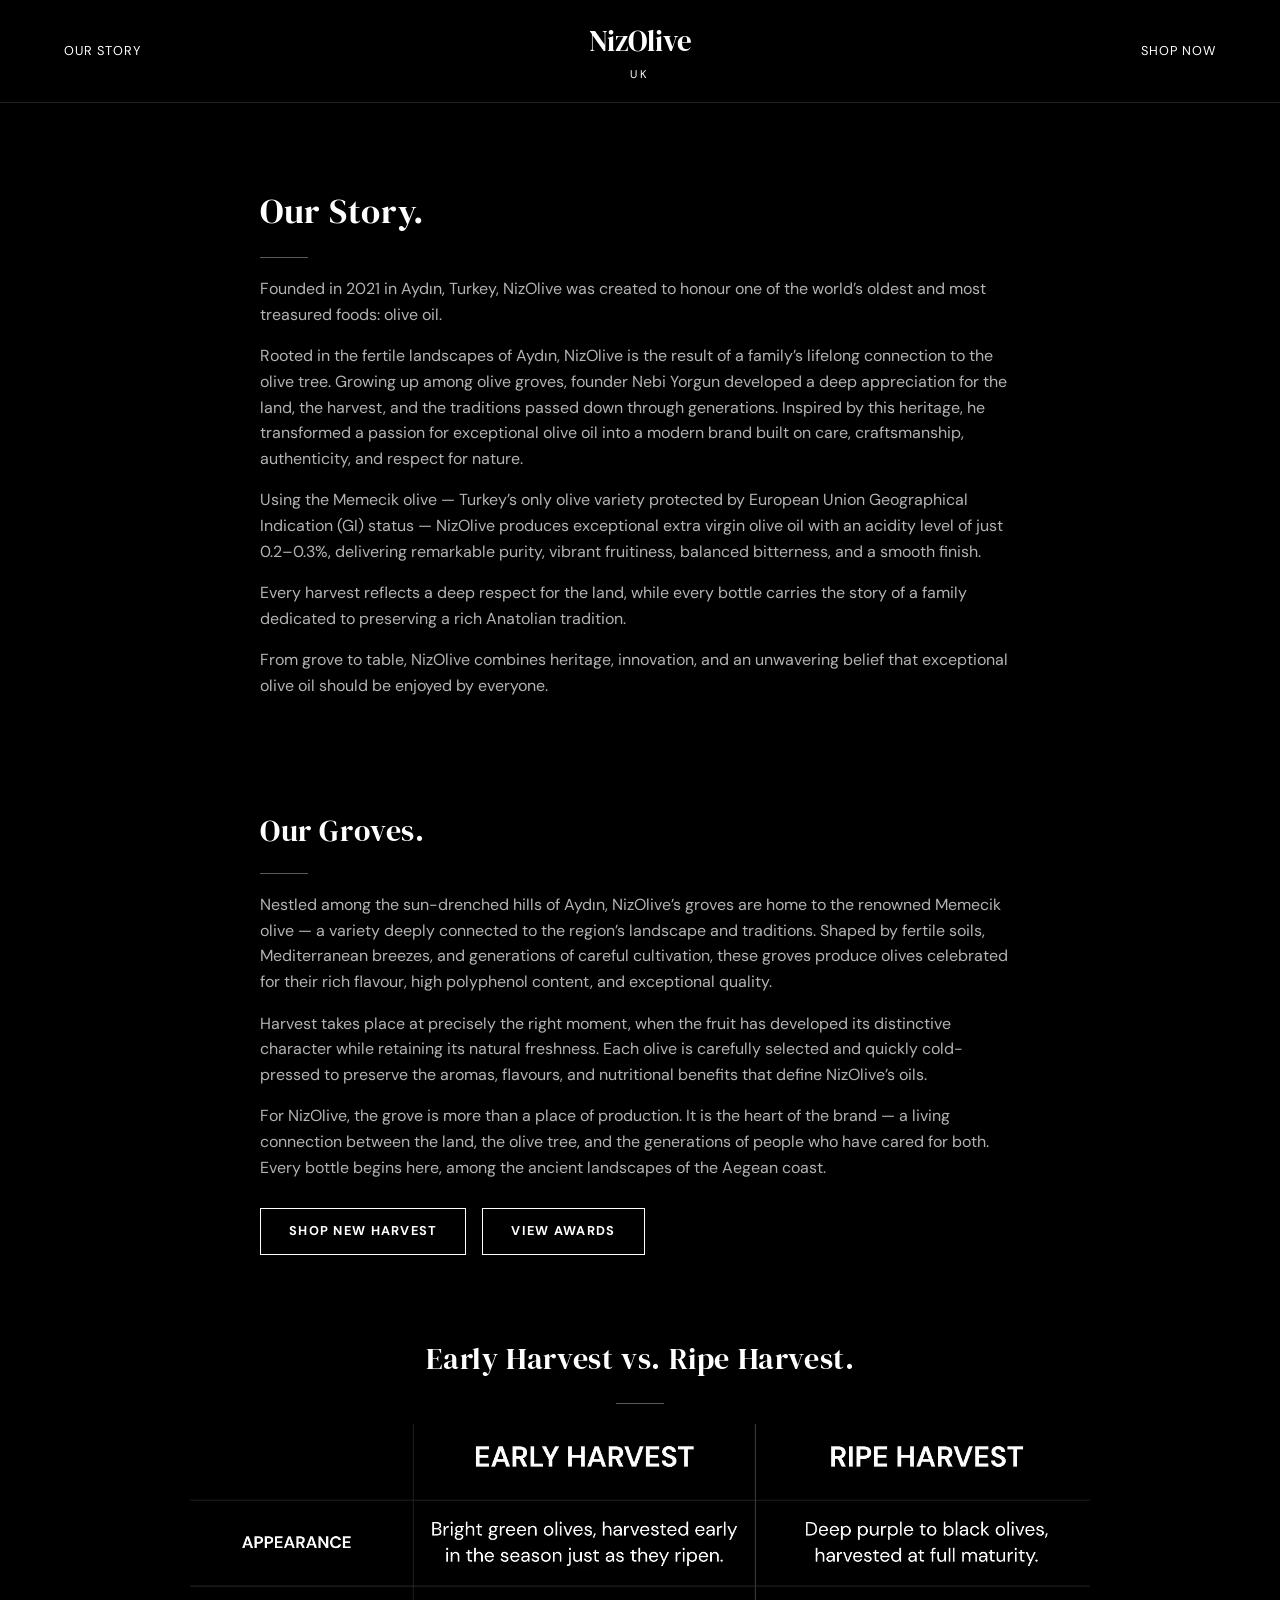
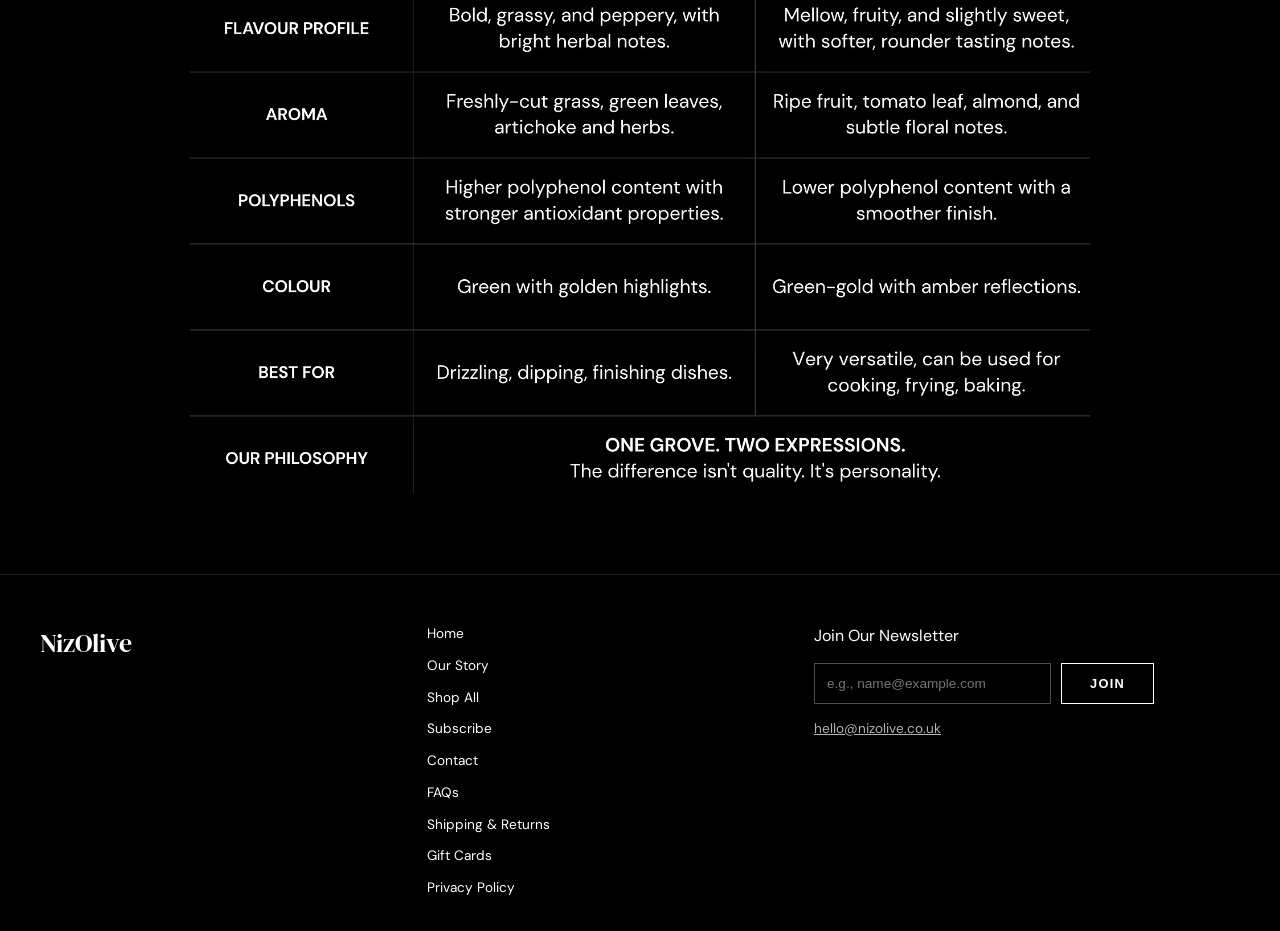
<file: our-story.html>
<!DOCTYPE html>
<html lang="en">
<head>
<meta charset="UTF-8">
<meta name="viewport" content="width=device-width, initial-scale=1.0">
<title>Our Story | NizOlive UK</title>
<meta name="description" content="About NizOlive UK: producers of premium cold-pressed Turkish extra virgin olive oil, made with care, quality, and tradition.">
<link rel="stylesheet" href="styles.css">
</head>
<body>

<header>
  <div class="nav">
    <div class="nav-side"><div class="nav-links"><a href="our-story.html">Our Story</a></div></div>
    <a href="index.html" class="brand">NizOlive<span class="uk-tag">UK</span></a>
    <div class="nav-side right"><div class="nav-links"><a href="shop.html">Shop Now</a></div></div>
  </div>
</header>

<section>
  <div class="section-inner" style="max-width:760px;">
    <h1 class="display" style="font-size:2.2rem;">Our Story.</h1>
    <div class="rule"></div>
    <p style="color:var(--muted);margin-bottom:16px;">Founded in 2021 in Aydın, Turkey, NizOlive was created to honour one of the world&rsquo;s oldest and most treasured foods: olive oil.</p>
    <p style="color:var(--muted);margin-bottom:16px;">Rooted in the fertile landscapes of Aydın, NizOlive is the result of a family&rsquo;s lifelong connection to the olive tree. Growing up among olive groves, founder Nebi Yorgun developed a deep appreciation for the land, the harvest, and the traditions passed down through generations. Inspired by this heritage, he transformed a passion for exceptional olive oil into a modern brand built on care, craftsmanship, authenticity, and respect for nature.</p>
    <p style="color:var(--muted);margin-bottom:16px;">Using the Memecik olive &mdash; Turkey&rsquo;s only olive variety protected by European Union Geographical Indication (GI) status &mdash; NizOlive produces exceptional extra virgin olive oil with an acidity level of just 0.2&ndash;0.3%, delivering remarkable purity, vibrant fruitiness, balanced bitterness, and a smooth finish.</p>
    <p style="color:var(--muted);margin-bottom:16px;">Every harvest reflects a deep respect for the land, while every bottle carries the story of a family dedicated to preserving a rich Anatolian tradition.</p>
    <p style="color:var(--muted);margin-bottom:28px;">From grove to table, NizOlive combines heritage, innovation, and an unwavering belief that exceptional olive oil should be enjoyed by everyone.</p>
  </div>
</section>

<section style="padding-top:0;">
  <div class="section-inner" style="max-width:760px;">
    <h2>Our Groves.</h2>
    <div class="rule"></div>
    <p style="color:var(--muted);margin-bottom:16px;">Nestled among the sun-drenched hills of Aydın, NizOlive&rsquo;s groves are home to the renowned Memecik olive &mdash; a variety deeply connected to the region&rsquo;s landscape and traditions. Shaped by fertile soils, Mediterranean breezes, and generations of careful cultivation, these groves produce olives celebrated for their rich flavour, high polyphenol content, and exceptional quality.</p>
    <p style="color:var(--muted);margin-bottom:16px;">Harvest takes place at precisely the right moment, when the fruit has developed its distinctive character while retaining its natural freshness. Each olive is carefully selected and quickly cold-pressed to preserve the aromas, flavours, and nutritional benefits that define NizOlive&rsquo;s oils.</p>
    <p style="color:var(--muted);margin-bottom:28px;">For NizOlive, the grove is more than a place of production. It is the heart of the brand &mdash; a living connection between the land, the olive tree, and the generations of people who have cared for both. Every bottle begins here, among the ancient landscapes of the Aegean coast.</p>
    <div class="btn-row">
      <a href="shop.html" class="btn">Shop New Harvest</a>
      <a href="awards.html" class="btn">View Awards</a>
    </div>
  </div>
</section>

<section style="padding-top:0;">
  <div class="section-inner" style="max-width:900px;">
    <h2 style="text-align:center;">Early Harvest vs. Ripe Harvest.</h2>
    <div class="rule" style="margin:20px auto;"></div>
    <img src="images/early-vs-ripe-harvest-chart.png" alt="Comparison chart: Early Harvest vs Ripe Harvest olive oil, appearance, flavour profile, aroma, polyphenols, colour, and best uses" style="border-radius:4px;">
  </div>
</section>

<footer>
  <div class="footer-inner">
    <div><div class="footer-logo">NizOlive</div></div>
    <div class="footer-links">
      <a href="index.html">Home</a>
      <a href="our-story.html">Our Story</a>
      <a href="shop.html">Shop All</a>
      <a href="subscribe.html">Subscribe</a>
      <a href="contact.html">Contact</a>
      <a href="faqs.html">FAQs</a>
      <a href="shipping-returns.html">Shipping &amp; Returns</a>
      <a href="gift-card.html">Gift Cards</a>
      <a href="refunds-returns.html">Privacy Policy</a>
    </div>
    <div>
      <div style="margin-bottom:8px;">Join Our Newsletter</div>
      <form class="newsletter-form" onsubmit="return false;">
        <input type="email" placeholder="e.g., name@example.com" required>
        <button class="btn" type="submit">Join</button>
      </form>
      <div class="footer-contact"><a href="mailto:hello@nizolive.co.uk">hello@nizolive.co.uk</a></div>
    </div>
  </div>
</footer>

</body>
</html>
</file>
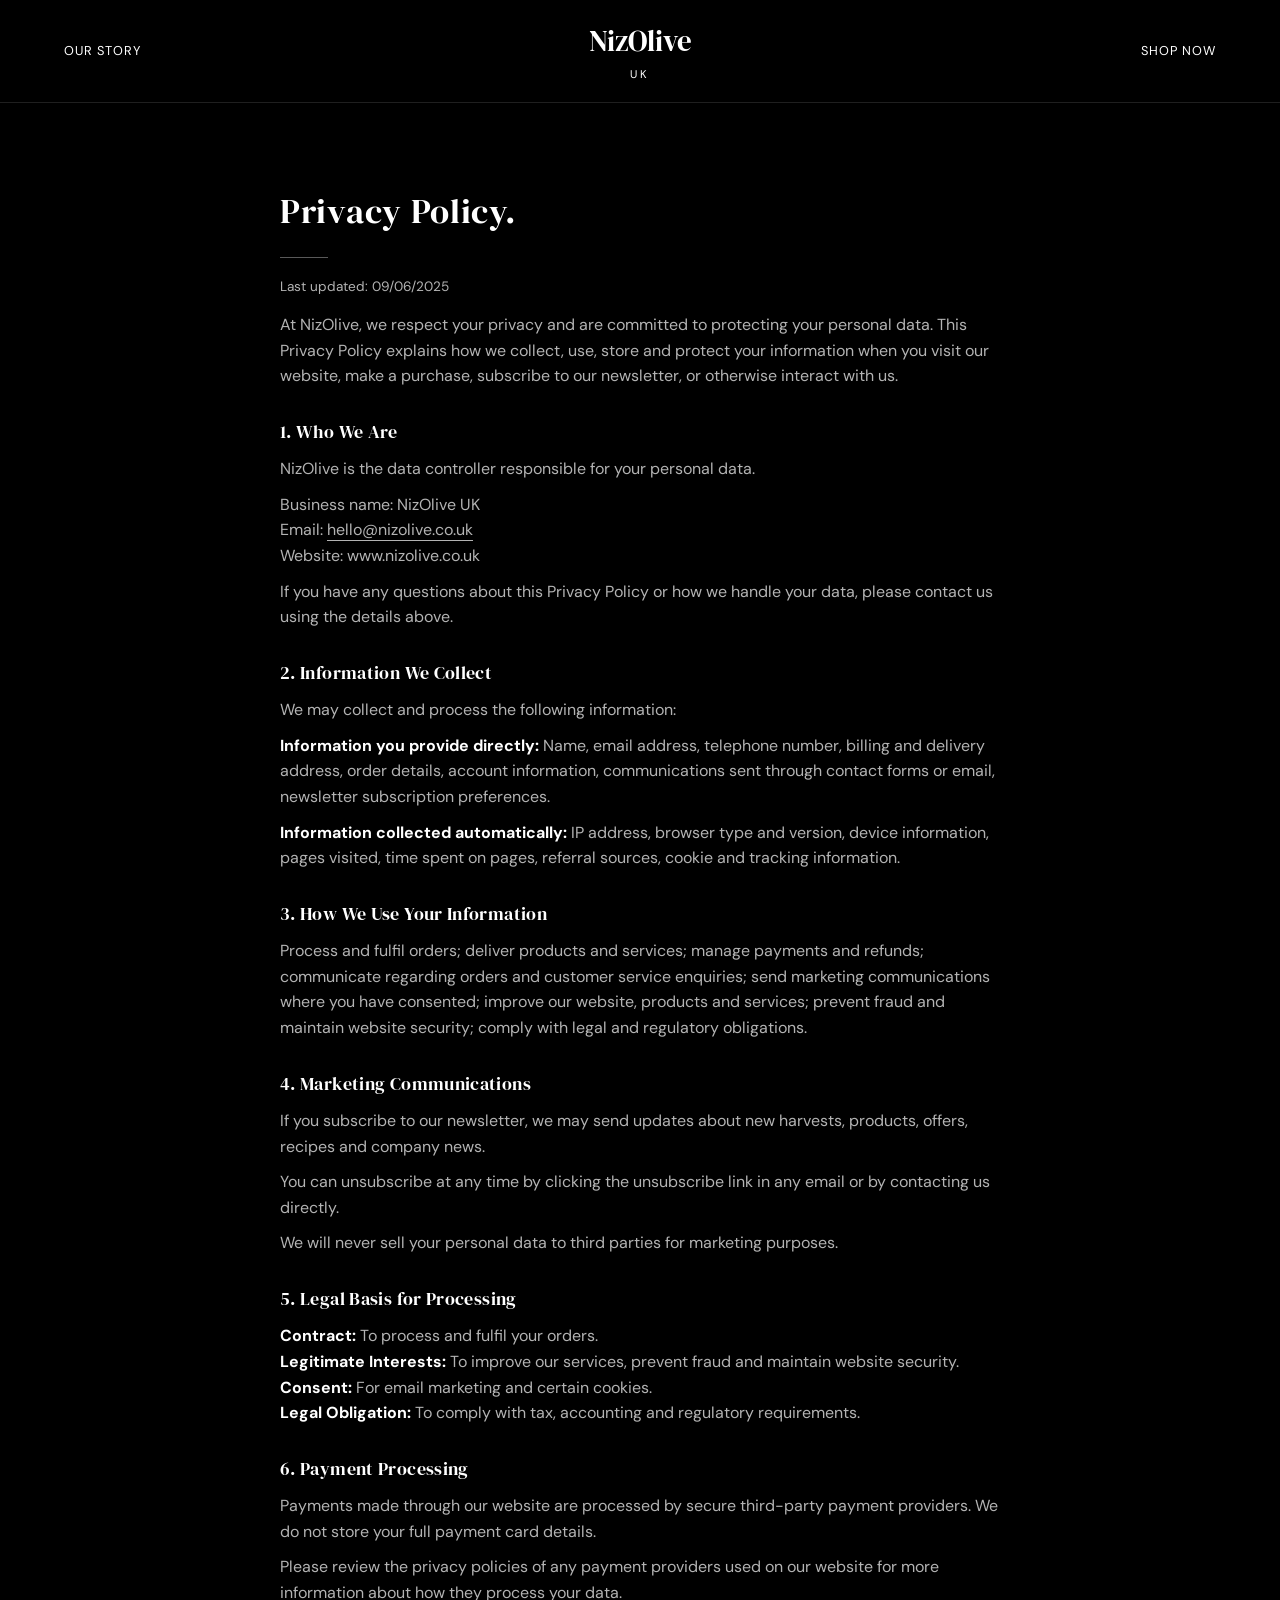
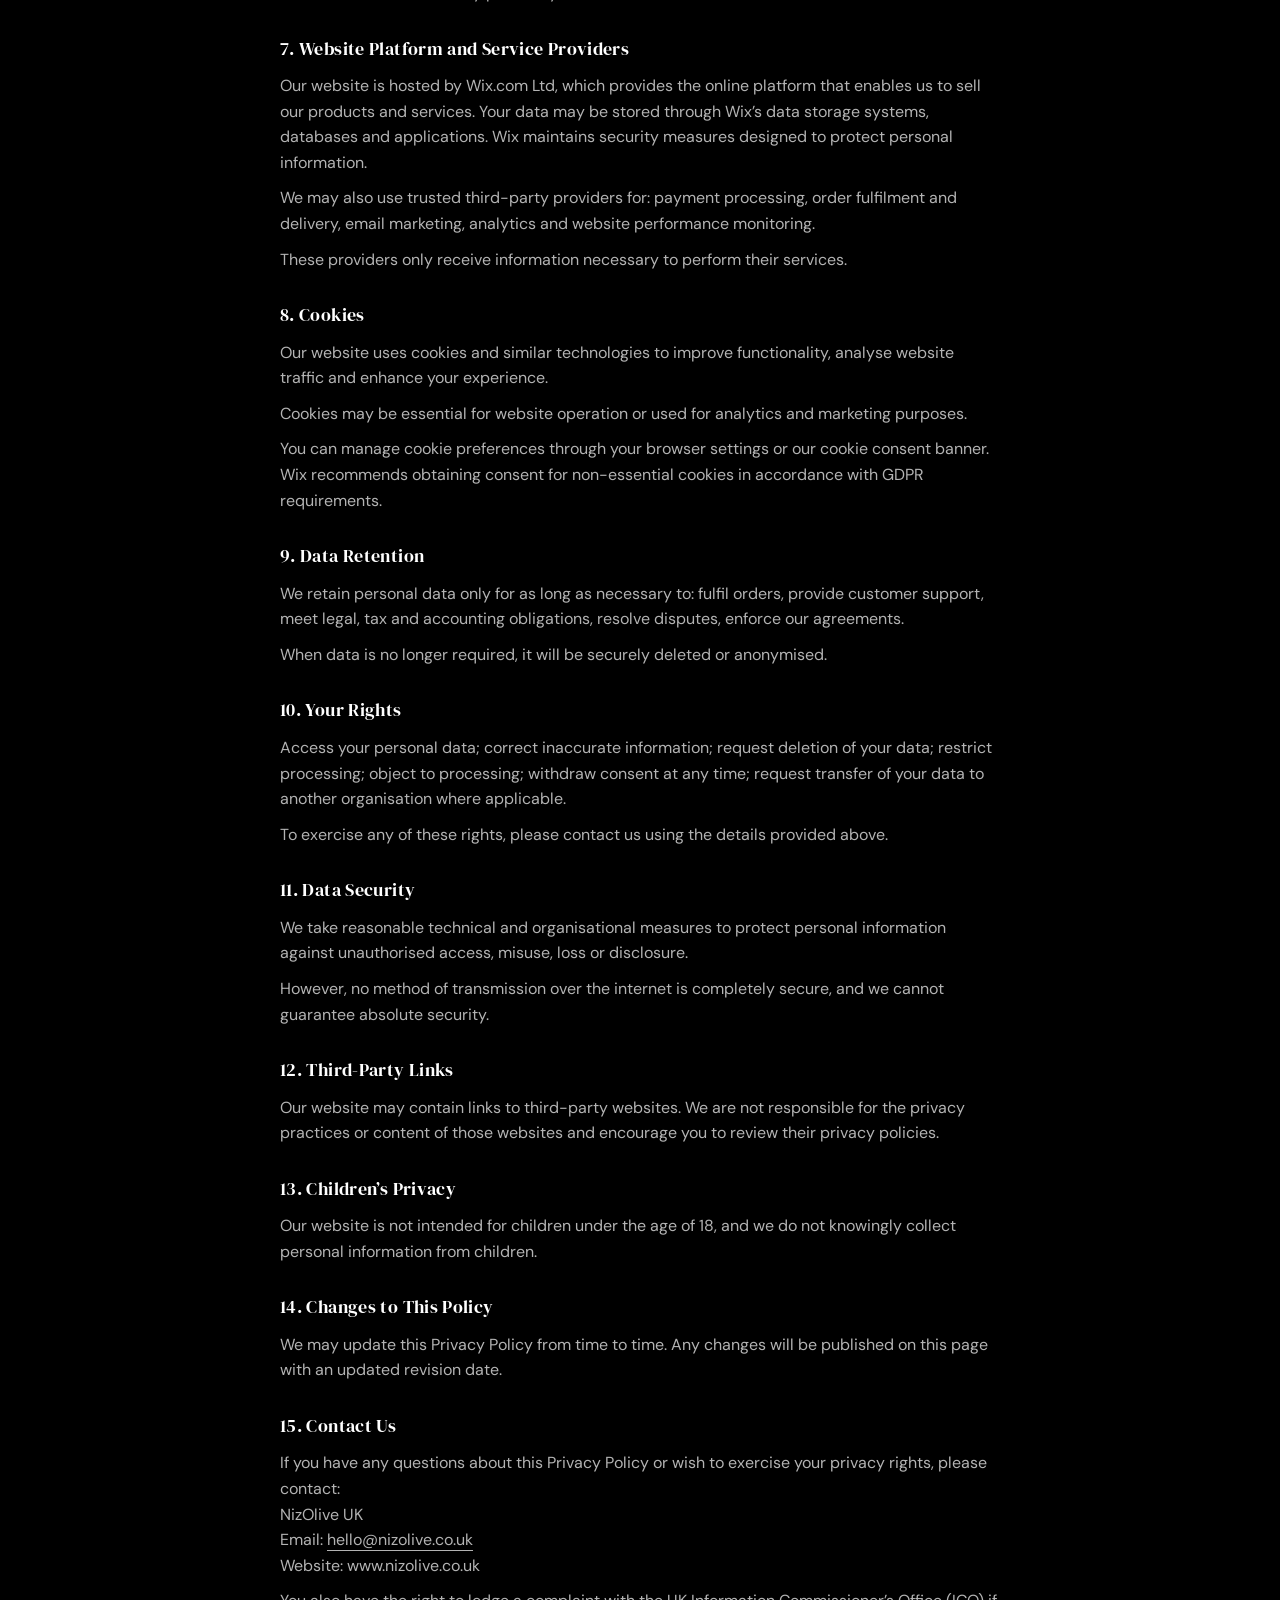
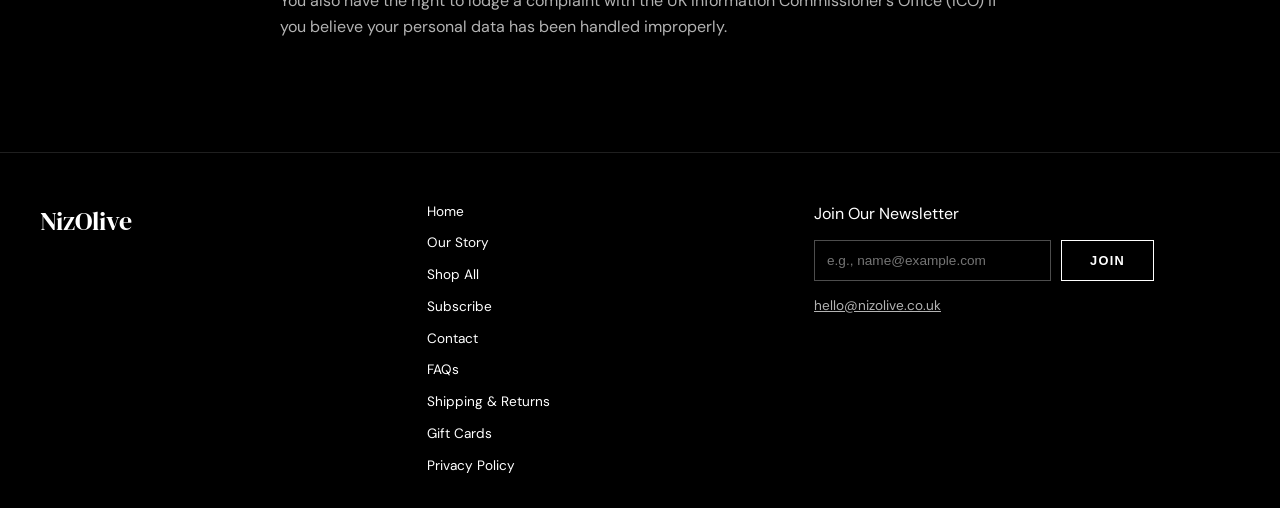
<file: refunds-returns.html>
<!DOCTYPE html>
<html lang="en">
<head>
<meta charset="UTF-8">
<meta name="viewport" content="width=device-width, initial-scale=1.0">
<title>Privacy Policy | NizOlive UK</title>
<meta name="description" content="NizOlive UK Privacy Policy: how we collect, use, store and protect your information.">
<link rel="stylesheet" href="styles.css">
</head>
<body>

<header>
  <div class="nav">
    <div class="nav-side"><div class="nav-links"><a href="our-story.html">Our Story</a></div></div>
    <a href="index.html" class="brand">NizOlive<span class="uk-tag">UK</span></a>
    <div class="nav-side right"><div class="nav-links"><a href="shop.html">Shop Now</a></div></div>
  </div>
</header>

<section>
  <div class="section-inner" style="max-width:720px;">
    <h1 class="display" style="font-size:2.2rem;">Privacy Policy.</h1>
    <div class="rule"></div>
    <p style="color:var(--muted);margin:14px 0;font-size:0.85rem;">Last updated: 09/06/2025</p>
    <p style="color:var(--muted);margin:14px 0 28px;">At NizOlive, we respect your privacy and are committed to protecting your personal data. This Privacy Policy explains how we collect, use, store and protect your information when you visit our website, make a purchase, subscribe to our newsletter, or otherwise interact with us.</p>

    <h2 style="font-size:1.15rem;margin-top:28px;">1. Who We Are</h2>
    <p style="color:var(--muted);margin:10px 0;">NizOlive is the data controller responsible for your personal data.</p>
    <p style="color:var(--muted);margin:10px 0;">Business name: NizOlive UK<br>Email: <a href="mailto:hello@nizolive.co.uk" style="border-bottom:1px solid var(--muted);">hello@nizolive.co.uk</a><br>Website: www.nizolive.co.uk</p>
    <p style="color:var(--muted);margin:10px 0;">If you have any questions about this Privacy Policy or how we handle your data, please contact us using the details above.</p>

    <h2 style="font-size:1.15rem;margin-top:28px;">2. Information We Collect</h2>
    <p style="color:var(--muted);margin:10px 0;">We may collect and process the following information:</p>
    <p style="color:var(--muted);margin:10px 0;"><strong style="color:#fff;">Information you provide directly:</strong> Name, email address, telephone number, billing and delivery address, order details, account information, communications sent through contact forms or email, newsletter subscription preferences.</p>
    <p style="color:var(--muted);margin:10px 0;"><strong style="color:#fff;">Information collected automatically:</strong> IP address, browser type and version, device information, pages visited, time spent on pages, referral sources, cookie and tracking information.</p>

    <h2 style="font-size:1.15rem;margin-top:28px;">3. How We Use Your Information</h2>
    <p style="color:var(--muted);margin:10px 0;">Process and fulfil orders; deliver products and services; manage payments and refunds; communicate regarding orders and customer service enquiries; send marketing communications where you have consented; improve our website, products and services; prevent fraud and maintain website security; comply with legal and regulatory obligations.</p>

    <h2 style="font-size:1.15rem;margin-top:28px;">4. Marketing Communications</h2>
    <p style="color:var(--muted);margin:10px 0;">If you subscribe to our newsletter, we may send updates about new harvests, products, offers, recipes and company news.</p>
    <p style="color:var(--muted);margin:10px 0;">You can unsubscribe at any time by clicking the unsubscribe link in any email or by contacting us directly.</p>
    <p style="color:var(--muted);margin:10px 0;">We will never sell your personal data to third parties for marketing purposes.</p>

    <h2 style="font-size:1.15rem;margin-top:28px;">5. Legal Basis for Processing</h2>
    <p style="color:var(--muted);margin:10px 0;"><strong style="color:#fff;">Contract:</strong> To process and fulfil your orders.<br><strong style="color:#fff;">Legitimate Interests:</strong> To improve our services, prevent fraud and maintain website security.<br><strong style="color:#fff;">Consent:</strong> For email marketing and certain cookies.<br><strong style="color:#fff;">Legal Obligation:</strong> To comply with tax, accounting and regulatory requirements.</p>

    <h2 style="font-size:1.15rem;margin-top:28px;">6. Payment Processing</h2>
    <p style="color:var(--muted);margin:10px 0;">Payments made through our website are processed by secure third-party payment providers. We do not store your full payment card details.</p>
    <p style="color:var(--muted);margin:10px 0;">Please review the privacy policies of any payment providers used on our website for more information about how they process your data.</p>

    <h2 style="font-size:1.15rem;margin-top:28px;">7. Website Platform and Service Providers</h2>
    <p style="color:var(--muted);margin:10px 0;">Our website is hosted by Wix.com Ltd, which provides the online platform that enables us to sell our products and services. Your data may be stored through Wix&rsquo;s data storage systems, databases and applications. Wix maintains security measures designed to protect personal information.</p>
    <p style="color:var(--muted);margin:10px 0;">We may also use trusted third-party providers for: payment processing, order fulfilment and delivery, email marketing, analytics and website performance monitoring.</p>
    <p style="color:var(--muted);margin:10px 0;">These providers only receive information necessary to perform their services.</p>

    <h2 style="font-size:1.15rem;margin-top:28px;">8. Cookies</h2>
    <p style="color:var(--muted);margin:10px 0;">Our website uses cookies and similar technologies to improve functionality, analyse website traffic and enhance your experience.</p>
    <p style="color:var(--muted);margin:10px 0;">Cookies may be essential for website operation or used for analytics and marketing purposes.</p>
    <p style="color:var(--muted);margin:10px 0;">You can manage cookie preferences through your browser settings or our cookie consent banner. Wix recommends obtaining consent for non-essential cookies in accordance with GDPR requirements.</p>

    <h2 style="font-size:1.15rem;margin-top:28px;">9. Data Retention</h2>
    <p style="color:var(--muted);margin:10px 0;">We retain personal data only for as long as necessary to: fulfil orders, provide customer support, meet legal, tax and accounting obligations, resolve disputes, enforce our agreements.</p>
    <p style="color:var(--muted);margin:10px 0;">When data is no longer required, it will be securely deleted or anonymised.</p>

    <h2 style="font-size:1.15rem;margin-top:28px;">10. Your Rights</h2>
    <p style="color:var(--muted);margin:10px 0;">Access your personal data; correct inaccurate information; request deletion of your data; restrict processing; object to processing; withdraw consent at any time; request transfer of your data to another organisation where applicable.</p>
    <p style="color:var(--muted);margin:10px 0;">To exercise any of these rights, please contact us using the details provided above.</p>

    <h2 style="font-size:1.15rem;margin-top:28px;">11. Data Security</h2>
    <p style="color:var(--muted);margin:10px 0;">We take reasonable technical and organisational measures to protect personal information against unauthorised access, misuse, loss or disclosure.</p>
    <p style="color:var(--muted);margin:10px 0;">However, no method of transmission over the internet is completely secure, and we cannot guarantee absolute security.</p>

    <h2 style="font-size:1.15rem;margin-top:28px;">12. Third-Party Links</h2>
    <p style="color:var(--muted);margin:10px 0;">Our website may contain links to third-party websites. We are not responsible for the privacy practices or content of those websites and encourage you to review their privacy policies.</p>

    <h2 style="font-size:1.15rem;margin-top:28px;">13. Children&rsquo;s Privacy</h2>
    <p style="color:var(--muted);margin:10px 0;">Our website is not intended for children under the age of 18, and we do not knowingly collect personal information from children.</p>

    <h2 style="font-size:1.15rem;margin-top:28px;">14. Changes to This Policy</h2>
    <p style="color:var(--muted);margin:10px 0;">We may update this Privacy Policy from time to time. Any changes will be published on this page with an updated revision date.</p>

    <h2 style="font-size:1.15rem;margin-top:28px;">15. Contact Us</h2>
    <p style="color:var(--muted);margin:10px 0;">If you have any questions about this Privacy Policy or wish to exercise your privacy rights, please contact:<br>NizOlive UK<br>Email: <a href="mailto:hello@nizolive.co.uk" style="border-bottom:1px solid var(--muted);">hello@nizolive.co.uk</a><br>Website: www.nizolive.co.uk</p>
    <p style="color:var(--muted);margin:10px 0 32px;">You also have the right to lodge a complaint with the UK Information Commissioner&rsquo;s Office (ICO) if you believe your personal data has been handled improperly.</p>
  </div>
</section>

<footer>
  <div class="footer-inner">
    <div><div class="footer-logo">NizOlive</div></div>
    <div class="footer-links">
      <a href="index.html">Home</a>
      <a href="our-story.html">Our Story</a>
      <a href="shop.html">Shop All</a>
      <a href="subscribe.html">Subscribe</a>
      <a href="contact.html">Contact</a>
      <a href="faqs.html">FAQs</a>
      <a href="shipping-returns.html">Shipping &amp; Returns</a>
      <a href="gift-card.html">Gift Cards</a>
      <a href="refunds-returns.html">Privacy Policy</a>
    </div>
    <div>
      <div style="margin-bottom:8px;">Join Our Newsletter</div>
      <form class="newsletter-form" onsubmit="return false;">
        <input type="email" placeholder="e.g., name@example.com" required>
        <button class="btn" type="submit">Join</button>
      </form>
      <div class="footer-contact"><a href="mailto:hello@nizolive.co.uk">hello@nizolive.co.uk</a></div>
    </div>
  </div>
</footer>

</body>
</html>
</file>
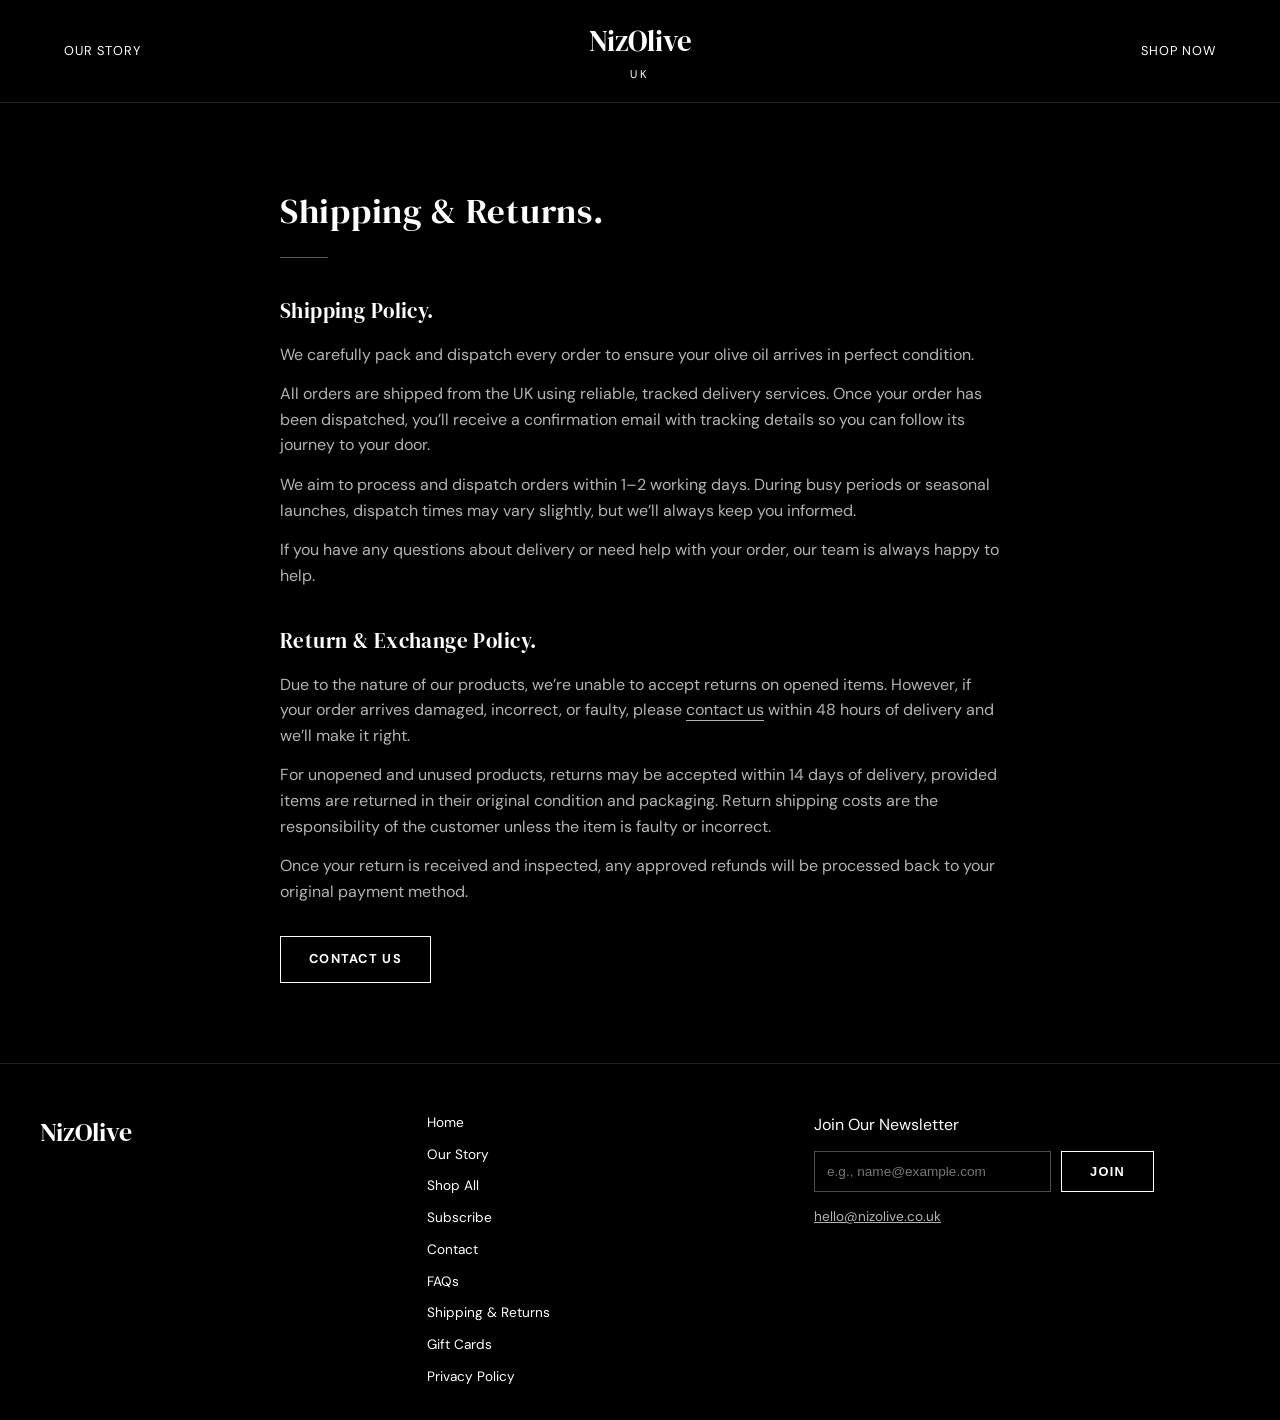
<file: shipping-returns.html>
<!DOCTYPE html>
<html lang="en">
<head>
<meta charset="UTF-8">
<meta name="viewport" content="width=device-width, initial-scale=1.0">
<title>Shipping &amp; Returns | NizOlive UK</title>
<meta name="description" content="Shipping and returns information for NizOlive UK orders.">
<link rel="stylesheet" href="styles.css">
</head>
<body>

<header>
  <div class="nav">
    <div class="nav-side"><div class="nav-links"><a href="our-story.html">Our Story</a></div></div>
    <a href="index.html" class="brand">NizOlive<span class="uk-tag">UK</span></a>
    <div class="nav-side right"><div class="nav-links"><a href="shop.html">Shop Now</a></div></div>
  </div>
</header>

<section>
  <div class="section-inner" style="max-width:720px;">
    <h1 class="display" style="font-size:2.2rem;">Shipping &amp; Returns.</h1>
    <div class="rule"></div>

    <h2 style="font-size:1.3rem;margin-top:36px;">Shipping Policy.</h2>
    <p style="color:var(--muted);margin:14px 0;">We carefully pack and dispatch every order to ensure your olive oil arrives in perfect condition.</p>
    <p style="color:var(--muted);margin:14px 0;">All orders are shipped from the UK using reliable, tracked delivery services. Once your order has been dispatched, you&rsquo;ll receive a confirmation email with tracking details so you can follow its journey to your door.</p>
    <p style="color:var(--muted);margin:14px 0;">We aim to process and dispatch orders within 1&ndash;2 working days. During busy periods or seasonal launches, dispatch times may vary slightly, but we&rsquo;ll always keep you informed.</p>
    <p style="color:var(--muted);margin:14px 0;">If you have any questions about delivery or need help with your order, our team is always happy to help.</p>

    <h2 style="font-size:1.3rem;margin-top:36px;">Return &amp; Exchange Policy.</h2>
    <p style="color:var(--muted);margin:14px 0;">Due to the nature of our products, we&rsquo;re unable to accept returns on opened items. However, if your order arrives damaged, incorrect, or faulty, please <a href="contact.html" style="border-bottom:1px solid var(--muted);">contact us</a> within 48 hours of delivery and we&rsquo;ll make it right.</p>
    <p style="color:var(--muted);margin:14px 0;">For unopened and unused products, returns may be accepted within 14 days of delivery, provided items are returned in their original condition and packaging. Return shipping costs are the responsibility of the customer unless the item is faulty or incorrect.</p>
    <p style="color:var(--muted);margin:14px 0 32px;">Once your return is received and inspected, any approved refunds will be processed back to your original payment method.</p>

    <a href="contact.html" class="btn">Contact Us</a>
  </div>
</section>

<footer>
  <div class="footer-inner">
    <div><div class="footer-logo">NizOlive</div></div>
    <div class="footer-links">
      <a href="index.html">Home</a>
      <a href="our-story.html">Our Story</a>
      <a href="shop.html">Shop All</a>
      <a href="subscribe.html">Subscribe</a>
      <a href="contact.html">Contact</a>
      <a href="faqs.html">FAQs</a>
      <a href="shipping-returns.html">Shipping &amp; Returns</a>
      <a href="gift-card.html">Gift Cards</a>
      <a href="refunds-returns.html">Privacy Policy</a>
    </div>
    <div>
      <div style="margin-bottom:8px;">Join Our Newsletter</div>
      <form class="newsletter-form" onsubmit="return false;">
        <input type="email" placeholder="e.g., name@example.com" required>
        <button class="btn" type="submit">Join</button>
      </form>
      <div class="footer-contact"><a href="mailto:hello@nizolive.co.uk">hello@nizolive.co.uk</a></div>
    </div>
  </div>
</footer>

</body>
</html>
</file>
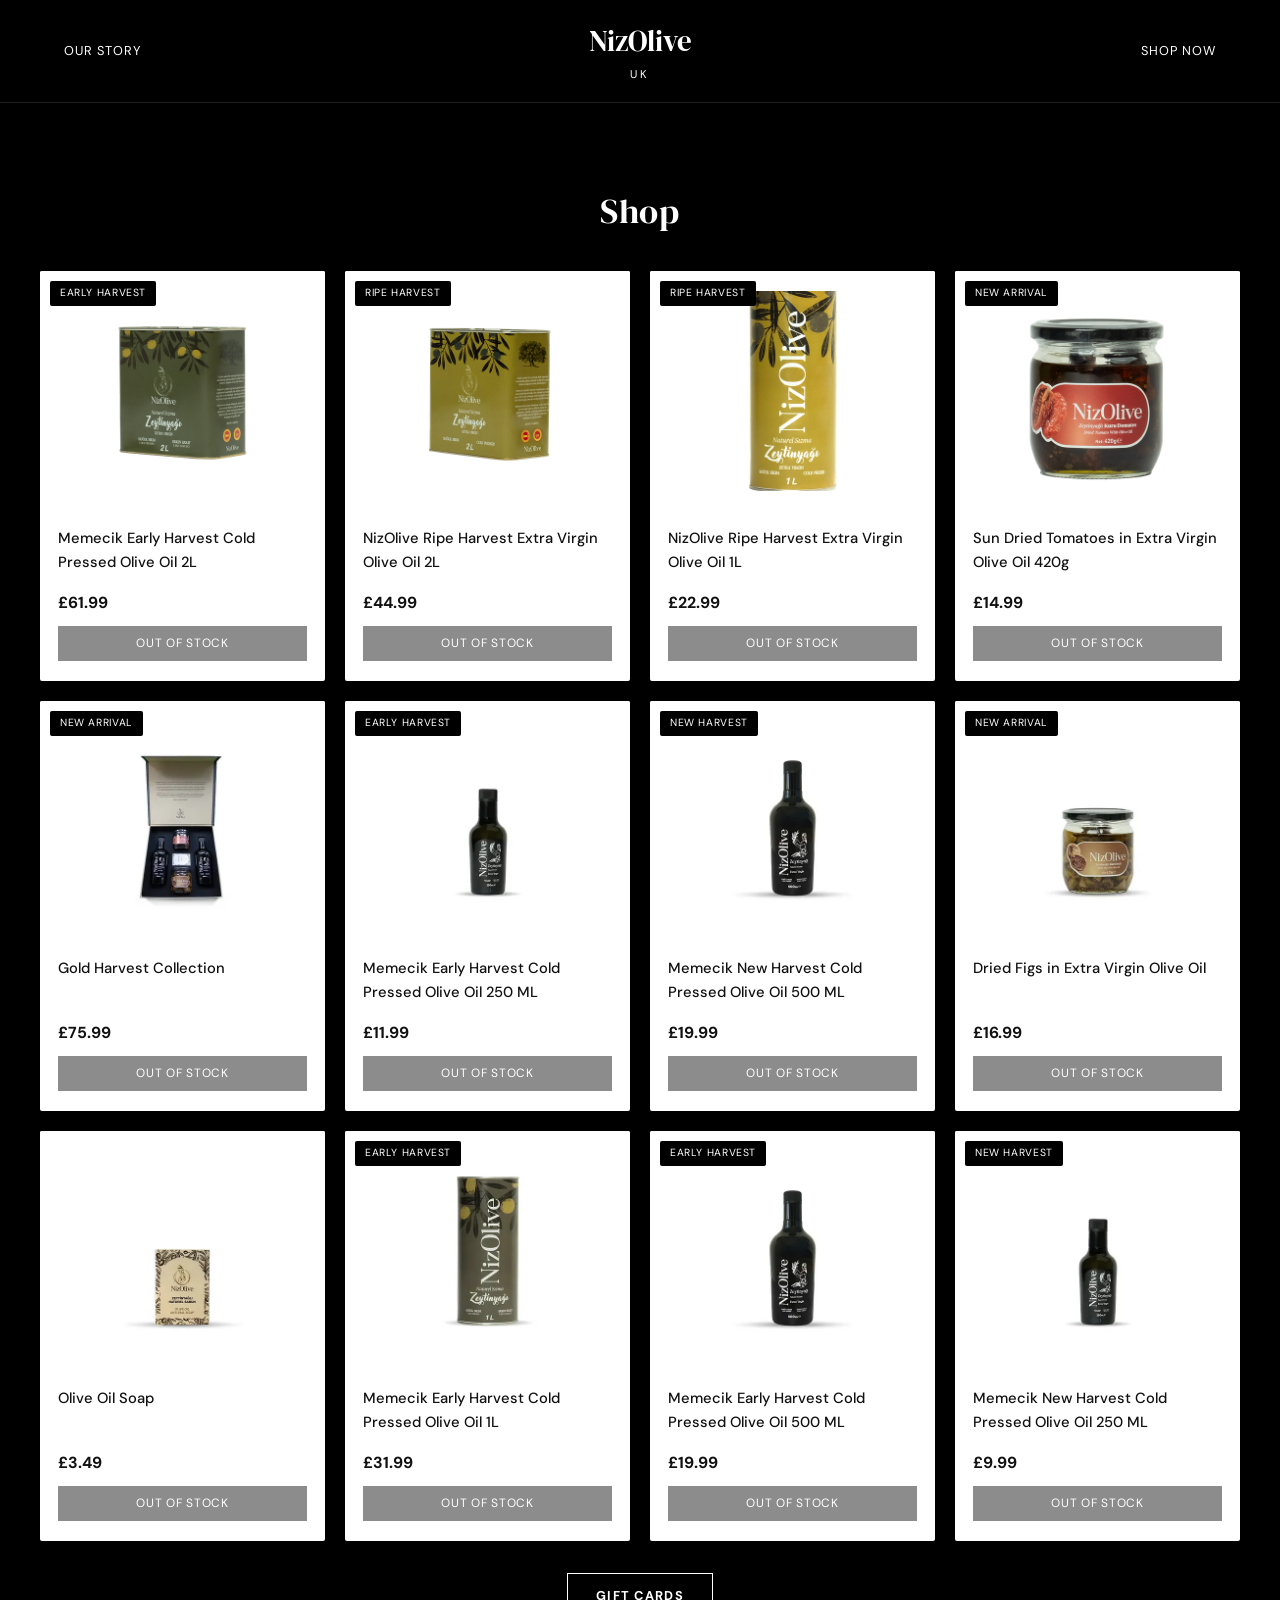
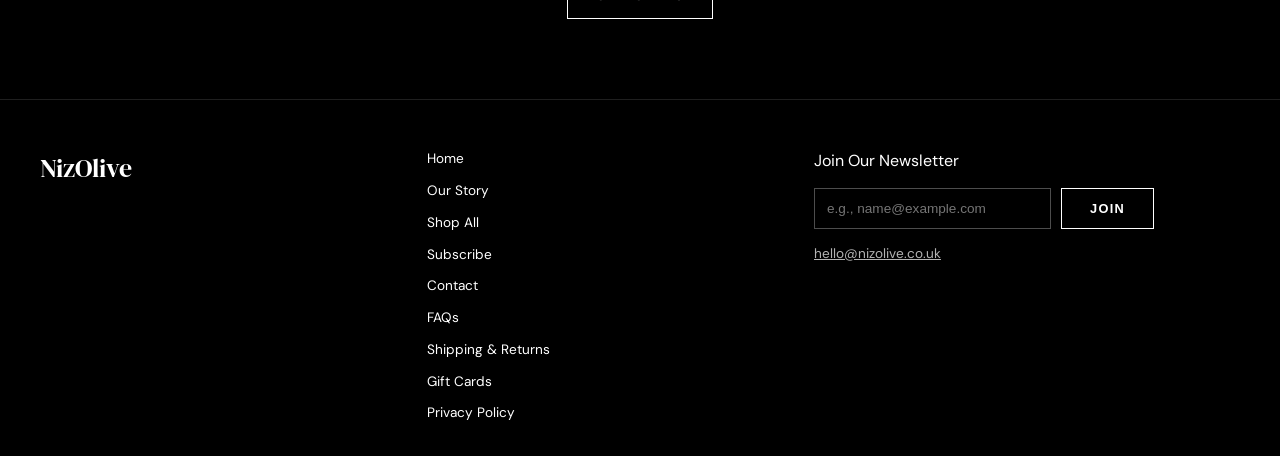
<file: shop.html>
<!DOCTYPE html>
<html lang="en">
<head>
<meta charset="UTF-8">
<meta name="viewport" content="width=device-width, initial-scale=1.0">
<title>Shop | NizOlive UK</title>
<meta name="description" content="Shop award-winning, cold-pressed extra virgin olive oil and Mediterranean cures from NizOlive UK.">
<link rel="stylesheet" href="styles.css">
</head>
<body>

<header>
  <div class="nav">
    <div class="nav-side"><div class="nav-links"><a href="our-story.html">Our Story</a></div></div>
    <a href="index.html" class="brand">NizOlive<span class="uk-tag">UK</span></a>
    <div class="nav-side right"><div class="nav-links"><a href="shop.html">Shop Now</a></div></div>
  </div>
</header>

<section>
  <div class="section-inner">
    <h1 class="display" style="text-align:center;font-size:2.2rem;margin-bottom:32px;">Shop</h1>
    <div class="grid">

      <div class="card">
        <span class="badge">Early Harvest</span>
        <img src="images/early-harvest-2l.png" alt="Memecik Early Harvest Cold Pressed Olive Oil, 2L">
        <div class="card-body">
          <h3>Memecik Early Harvest Cold Pressed Olive Oil 2L</h3>
          <div class="card-price">&pound;61.99</div>
          <div class="card-stock">Out of Stock</div>
        </div>
      </div>

      <div class="card">
        <span class="badge">Ripe Harvest</span>
        <img src="images/ripe-harvest-2l.png" alt="NizOlive Ripe Harvest Extra Virgin Olive Oil, 2L">
        <div class="card-body">
          <h3>NizOlive Ripe Harvest Extra Virgin Olive Oil 2L</h3>
          <div class="card-price">&pound;44.99</div>
          <div class="card-stock">Out of Stock</div>
        </div>
      </div>

      <div class="card">
        <span class="badge">Ripe Harvest</span>
        <img src="images/ripe-harvest-1l.png" alt="NizOlive Ripe Harvest Extra Virgin Olive Oil, 1L">
        <div class="card-body">
          <h3>NizOlive Ripe Harvest Extra Virgin Olive Oil 1L</h3>
          <div class="card-price">&pound;22.99</div>
          <div class="card-stock">Out of Stock</div>
        </div>
      </div>

      <div class="card">
        <span class="badge">New Arrival</span>
        <img src="images/sun-dried-tomatoes.png" alt="Sun Dried Tomatoes in Extra Virgin Olive Oil, 420g">
        <div class="card-body">
          <h3>Sun Dried Tomatoes in Extra Virgin Olive Oil 420g</h3>
          <div class="card-price">&pound;14.99</div>
          <div class="card-stock">Out of Stock</div>
        </div>
      </div>

      <div class="card">
        <span class="badge">New Arrival</span>
        <img src="images/gift-box.png" alt="Gold Harvest Collection gift box">
        <div class="card-body">
          <h3>Gold Harvest Collection</h3>
          <div class="card-price">&pound;75.99</div>
          <div class="card-stock">Out of Stock</div>
        </div>
      </div>

      <div class="card">
        <span class="badge">Early Harvest</span>
        <img src="images/bottle-250ml.png" alt="Memecik Early Harvest Cold Pressed Olive Oil, 250ml">
        <div class="card-body">
          <h3>Memecik Early Harvest Cold Pressed Olive Oil 250 ML</h3>
          <div class="card-price">&pound;11.99</div>
          <div class="card-stock">Out of Stock</div>
        </div>
      </div>

      <div class="card">
        <span class="badge">New Harvest</span>
        <img src="images/bottle-500ml.png" alt="Memecik New Harvest Cold Pressed Olive Oil, 500ml">
        <div class="card-body">
          <h3>Memecik New Harvest Cold Pressed Olive Oil 500 ML</h3>
          <div class="card-price">&pound;19.99</div>
          <div class="card-stock">Out of Stock</div>
        </div>
      </div>

      <div class="card">
        <span class="badge">New Arrival</span>
        <img src="images/dried-figs.png" alt="Dried Figs in Extra Virgin Olive Oil jar">
        <div class="card-body">
          <h3>Dried Figs in Extra Virgin Olive Oil</h3>
          <div class="card-price">&pound;16.99</div>
          <div class="card-stock">Out of Stock</div>
        </div>
      </div>

      <div class="card">
        <img src="images/olive-oil-soap.png" alt="NizOlive Olive Oil Soap">
        <div class="card-body">
          <h3>Olive Oil Soap</h3>
          <div class="card-price">&pound;3.49</div>
          <div class="card-stock">Out of Stock</div>
        </div>
      </div>

      <div class="card">
        <span class="badge">Early Harvest</span>
        <img src="images/early-harvest-1l.png" alt="Memecik Early Harvest Cold Pressed Olive Oil, 1L">
        <div class="card-body">
          <h3>Memecik Early Harvest Cold Pressed Olive Oil 1L</h3>
          <div class="card-price">&pound;31.99</div>
          <div class="card-stock">Out of Stock</div>
        </div>
      </div>

      <div class="card">
        <span class="badge">Early Harvest</span>
        <img src="images/bottle-500ml.png" alt="Memecik Early Harvest Cold Pressed Olive Oil, 500ml">
        <div class="card-body">
          <h3>Memecik Early Harvest Cold Pressed Olive Oil 500 ML</h3>
          <div class="card-price">&pound;19.99</div>
          <div class="card-stock">Out of Stock</div>
        </div>
      </div>

      <div class="card">
        <span class="badge">New Harvest</span>
        <img src="images/bottle-250ml.png" alt="Memecik New Harvest Cold Pressed Olive Oil, 250ml">
        <div class="card-body">
          <h3>Memecik New Harvest Cold Pressed Olive Oil 250 ML</h3>
          <div class="card-price">&pound;9.99</div>
          <div class="card-stock">Out of Stock</div>
        </div>
      </div>

    </div>
    <div style="text-align:center;margin-top:32px;">
      <a href="gift-card.html" class="btn">Gift Cards</a>
    </div>
  </div>
</section>

<footer>
  <div class="footer-inner">
    <div><div class="footer-logo">NizOlive</div></div>
    <div class="footer-links">
      <a href="index.html">Home</a>
      <a href="our-story.html">Our Story</a>
      <a href="shop.html">Shop All</a>
      <a href="subscribe.html">Subscribe</a>
      <a href="contact.html">Contact</a>
      <a href="faqs.html">FAQs</a>
      <a href="shipping-returns.html">Shipping &amp; Returns</a>
      <a href="gift-card.html">Gift Cards</a>
      <a href="refunds-returns.html">Privacy Policy</a>
    </div>
    <div>
      <div style="margin-bottom:8px;">Join Our Newsletter</div>
      <form class="newsletter-form" onsubmit="return false;">
        <input type="email" placeholder="e.g., name@example.com" required>
        <button class="btn" type="submit">Join</button>
      </form>
      <div class="footer-contact"><a href="mailto:hello@nizolive.co.uk">hello@nizolive.co.uk</a></div>
    </div>
  </div>
</footer>

</body>
</html>
</file>
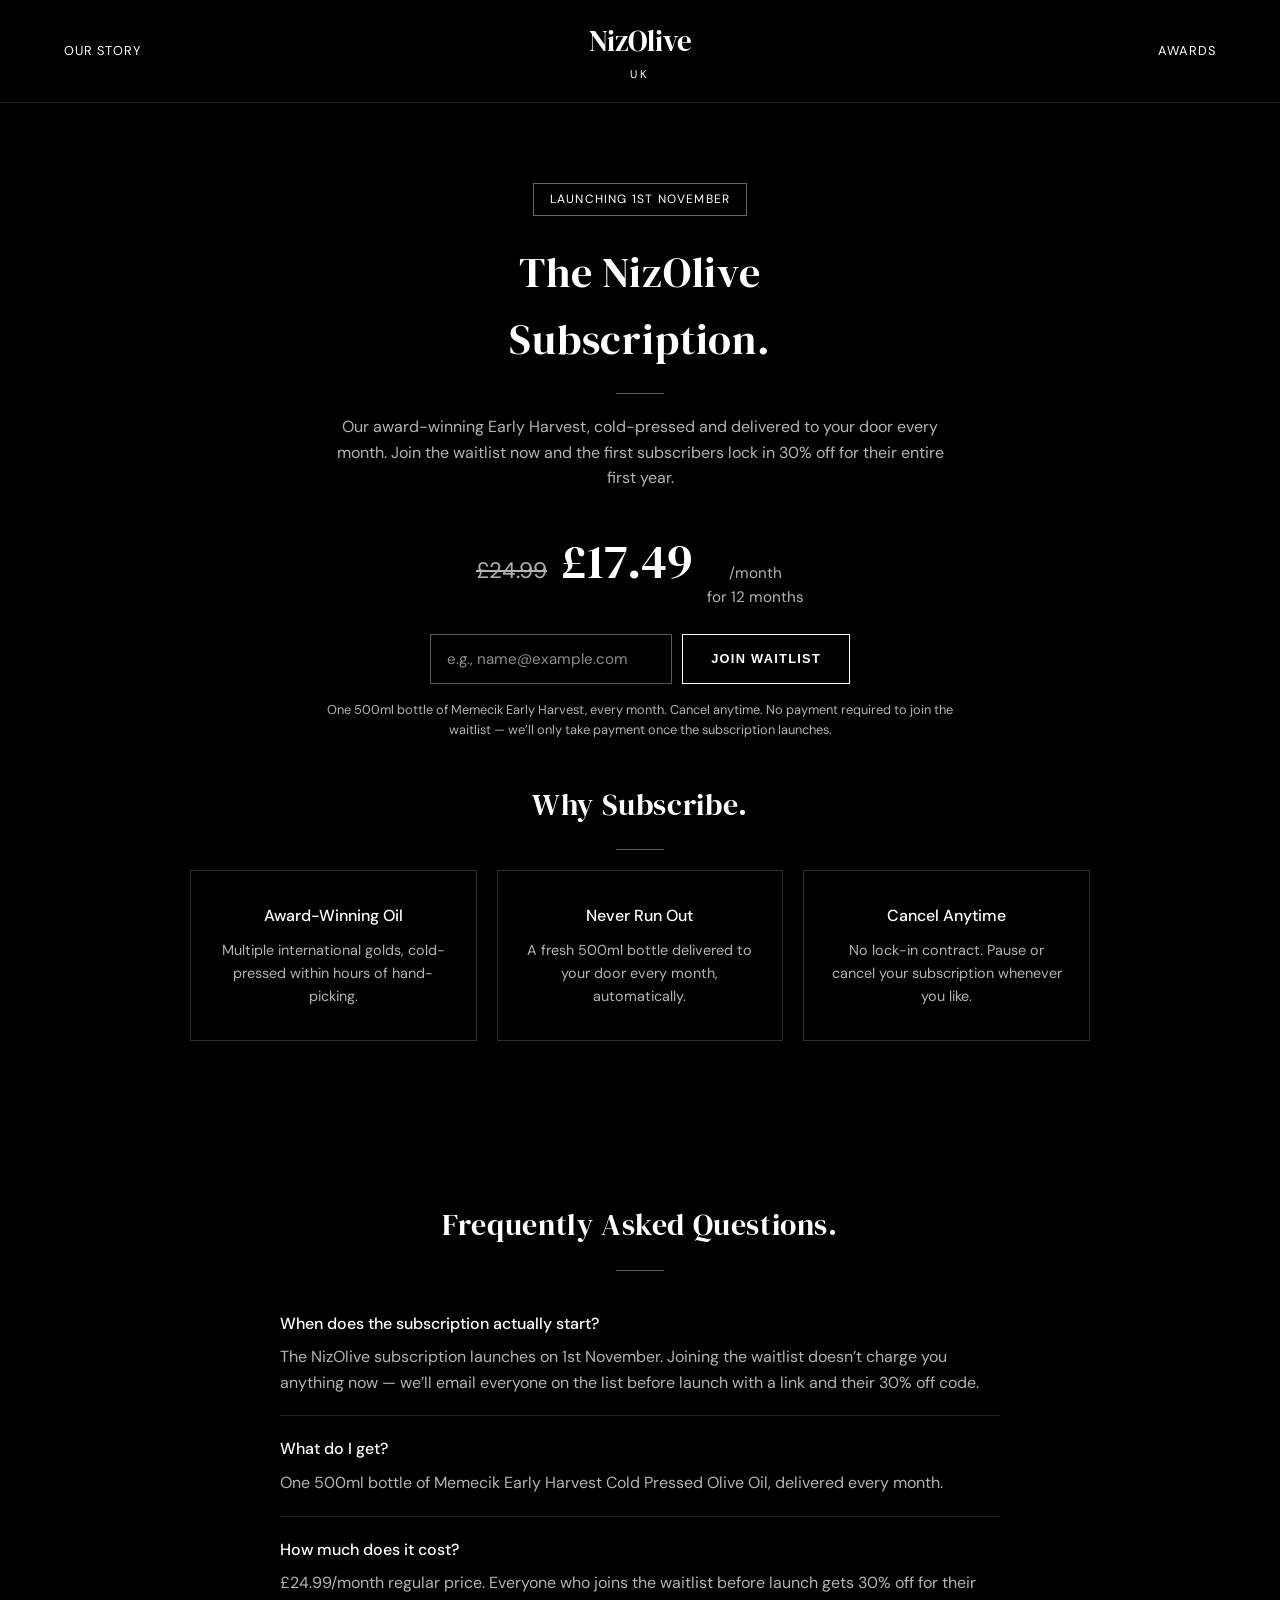
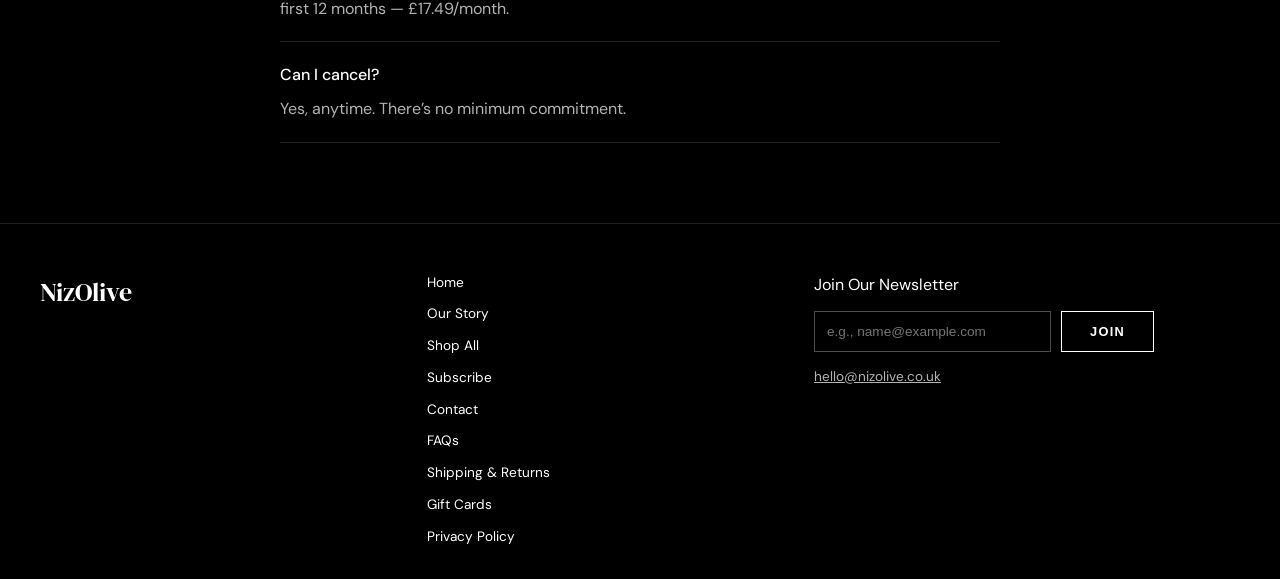
<file: subscribe.html>
<!DOCTYPE html>
<html lang="en">
<head>
<meta charset="UTF-8">
<meta name="viewport" content="width=device-width, initial-scale=1.0">
<title>Join the Waitlist | NizOlive UK</title>
<meta name="description" content="NizOlive's Early Harvest subscription launches 1st November. Join the waitlist now and lock in 30% off your first year.">
<link rel="stylesheet" href="styles.css">
<style>
  .price-row-hero {
    display: flex;
    align-items: baseline;
    justify-content: center;
    gap: 14px;
    margin: 24px 0;
  }
  .price-was {
    font-size: 1.4rem;
    color: var(--muted);
    text-decoration: line-through;
  }
  .price-now {
    font-family: 'DM Serif Display', serif;
    font-size: 3rem;
    color: #fff;
  }
  .price-unit {
    font-size: 0.95rem;
    color: var(--muted);
  }
  .badge-pill {
    display: inline-block;
    border: 1px solid rgba(255,255,255,0.4);
    padding: 6px 16px;
    font-size: 0.75rem;
    letter-spacing: 0.1em;
    text-transform: uppercase;
    margin-bottom: 24px;
  }
  .waitlist-form {
    max-width: 420px;
    margin: 0 auto;
    display: flex;
    gap: 10px;
  }
  .waitlist-form input[type="email"] {
    flex: 1;
    background: transparent;
    border: 1px solid rgba(255,255,255,0.35);
    color: #fff;
    padding: 14px 16px;
    font-size: 0.95rem;
    font-family: 'DM Sans', sans-serif;
  }
  .waitlist-form input[type="email"]::placeholder { color: #8c8c8c; }
  .waitlist-note {
    font-size: 0.8rem;
    color: var(--muted);
    margin-top: 16px;
  }
  .form-success {
    display: none;
    max-width: 420px;
    margin: 0 auto;
    border: 1px solid rgba(255,255,255,0.35);
    padding: 24px;
    text-align: center;
  }
  @media (max-width: 520px) {
    .waitlist-form { flex-direction: column; }
  }
</style>
</head>
<body>

<header>
  <div class="nav">
    <div class="nav-side"><div class="nav-links"><a href="our-story.html">Our Story</a></div></div>
    <a href="index.html" class="brand">NizOlive<span class="uk-tag">UK</span></a>
    <div class="nav-side right"><div class="nav-links"><a href="awards.html">Awards</a></div></div>
  </div>
</header>

<section style="padding-bottom:40px;">
  <div class="section-inner" style="text-align:center;max-width:640px;">
    <span class="badge-pill">Launching 1st November</span>
    <h1 class="display" style="font-size:2.6rem;">The NizOlive<br>Subscription.</h1>
    <div class="rule" style="margin:20px auto;"></div>
    <p class="section-sub" style="margin-left:auto;margin-right:auto;">Our award-winning Early Harvest, cold-pressed and delivered to your door every month. Join the waitlist now and the first subscribers lock in 30% off for their entire first year.</p>

    <div class="price-row-hero">
      <span class="price-was">&pound;24.99</span>
      <span class="price-now">&pound;17.49</span>
      <span class="price-unit">/month<br>for 12 months</span>
    </div>

    <form id="waitlist-form" class="waitlist-form" action="https://formspree.io/f/xgavlbqz" method="POST">
      <input type="email" name="email" placeholder="e.g., name@example.com" required>
      <button type="submit" class="btn">Join Waitlist</button>
    </form>
    <div id="form-success" class="form-success">
      <p>You&rsquo;re on the list. We&rsquo;ll email you before 1st November with your 30% off code.</p>
    </div>
    <p class="waitlist-note">One 500ml bottle of Memecik Early Harvest, every month. Cancel anytime. No payment required to join the waitlist &mdash; we&rsquo;ll only take payment once the subscription launches.</p>
  </div>
</section>

<section style="padding-top:0;">
  <div class="section-inner" style="max-width:900px;">
    <h2 style="text-align:center;">Why Subscribe.</h2>
    <div class="rule" style="margin:20px auto;"></div>
    <div class="tier-grid">
      <div class="tier-card">
        <h3 style="font-weight:500;font-size:1rem;">Award-Winning Oil</h3>
        <p style="color:var(--muted);margin-top:10px;font-size:0.9rem;">Multiple international golds, cold-pressed within hours of hand-picking.</p>
      </div>
      <div class="tier-card">
        <h3 style="font-weight:500;font-size:1rem;">Never Run Out</h3>
        <p style="color:var(--muted);margin-top:10px;font-size:0.9rem;">A fresh 500ml bottle delivered to your door every month, automatically.</p>
      </div>
      <div class="tier-card">
        <h3 style="font-weight:500;font-size:1rem;">Cancel Anytime</h3>
        <p style="color:var(--muted);margin-top:10px;font-size:0.9rem;">No lock-in contract. Pause or cancel your subscription whenever you like.</p>
      </div>
    </div>
  </div>
</section>

<section>
  <div class="section-inner">
    <h2 style="text-align:center;">Frequently Asked Questions.</h2>
    <div class="rule" style="margin:20px auto;"></div>
    <div style="max-width:720px;margin:0 auto;">
      <div class="faq-item">
        <h3>When does the subscription actually start?</h3>
        <p>The NizOlive subscription launches on 1st November. Joining the waitlist doesn&rsquo;t charge you anything now &mdash; we&rsquo;ll email everyone on the list before launch with a link and their 30% off code.</p>
      </div>
      <div class="faq-item">
        <h3>What do I get?</h3>
        <p>One 500ml bottle of Memecik Early Harvest Cold Pressed Olive Oil, delivered every month.</p>
      </div>
      <div class="faq-item">
        <h3>How much does it cost?</h3>
        <p>&pound;24.99/month regular price. Everyone who joins the waitlist before launch gets 30% off for their first 12 months &mdash; &pound;17.49/month.</p>
      </div>
      <div class="faq-item">
        <h3>Can I cancel?</h3>
        <p>Yes, anytime. There&rsquo;s no minimum commitment.</p>
      </div>
    </div>
  </div>
</section>

<footer>
  <div class="footer-inner">
    <div><div class="footer-logo">NizOlive</div></div>
    <div class="footer-links">
      <a href="index.html">Home</a>
      <a href="our-story.html">Our Story</a>
      <a href="shop.html">Shop All</a>
      <a href="subscribe.html">Subscribe</a>
      <a href="contact.html">Contact</a>
      <a href="faqs.html">FAQs</a>
      <a href="shipping-returns.html">Shipping &amp; Returns</a>
      <a href="gift-card.html">Gift Cards</a>
      <a href="refunds-returns.html">Privacy Policy</a>
    </div>
    <div>
      <div style="margin-bottom:8px;">Join Our Newsletter</div>
      <form class="newsletter-form" onsubmit="return false;">
        <input type="email" placeholder="e.g., name@example.com" required>
        <button class="btn" type="submit">Join</button>
      </form>
      <div class="footer-contact"><a href="mailto:hello@nizolive.co.uk">hello@nizolive.co.uk</a></div>
    </div>
  </div>
</footer>

<script>
  const form = document.getElementById('waitlist-form');
  form.addEventListener('submit', async function(e) {
    e.preventDefault();
    const data = new FormData(form);
    try {
      const response = await fetch(form.action, {
        method: 'POST',
        body: data,
        headers: { 'Accept': 'application/json' }
      });
      if (response.ok) {
        form.style.display = 'none';
        document.getElementById('form-success').style.display = 'block';
      } else {
        alert('Something went wrong. Please try emailing hello@nizolive.co.uk instead.');
      }
    } catch (err) {
      alert('Something went wrong. Please try emailing hello@nizolive.co.uk instead.');
    }
  });
</script>

</body>
</html>
</file>
<file: styles.css>
@import url('https://fonts.googleapis.com/css2?family=DM+Sans:ital,wght@0,400;0,500;0,600;0,700;1,400&family=DM+Serif+Display:ital@0;1&display=swap');

:root {
  --bg: #000000;
  --text: #ffffff;
  --muted: #b3b3b3;
  --card-bg: #ffffff;
  --card-text: #111111;
  --badge-bg: #000000;
  --badge-text: #ffffff;
  --border: rgba(255,255,255,0.35);
  --olive-accent: #4f7c51;
}

* { box-sizing: border-box; margin: 0; padding: 0; }

body {
  background: var(--bg);
  color: var(--text);
  font-family: 'DM Sans', -apple-system, BlinkMacSystemFont, "Segoe UI", Helvetica, Arial, sans-serif;
  line-height: 1.6;
}

a { color: inherit; text-decoration: none; }
img { max-width: 100%; display: block; }

h1, h2, .display {
  font-family: 'DM Serif Display', Georgia, serif;
  font-weight: 400;
  letter-spacing: 0.02em;
}

/* Header */
header {
  background: var(--bg);
  border-bottom: 1px solid rgba(255,255,255,0.12);
  position: sticky;
  top: 0;
  z-index: 20;
}
.nav {
  max-width: 1200px;
  margin: 0 auto;
  display: flex;
  align-items: center;
  justify-content: space-between;
  padding: 18px 24px;
}
.nav-side {
  display: flex;
  gap: 28px;
  font-size: 0.8rem;
  letter-spacing: 0.08em;
  text-transform: uppercase;
  flex: 1;
}
.nav-side.right { justify-content: flex-end; }
.nav-links a:hover { opacity: 0.7; }
.brand {
  text-align: center;
  font-family: 'DM Serif Display', Georgia, serif;
  font-size: 1.8rem;
}
.brand .uk-tag {
  display: block;
  font-family: 'DM Sans', sans-serif;
  font-size: 0.7rem;
  letter-spacing: 0.25em;
  margin-top: 2px;
}

/* Hero */
.hero {
  background-size: cover;
  background-position: center;
  padding: 140px 24px;
  text-align: center;
  position: relative;
}
.hero::before {
  content: "";
  position: absolute;
  inset: 0;
  background: rgba(0,0,0,0.55);
}
.hero-inner { position: relative; z-index: 1; max-width: 680px; margin: 0 auto; }
.hero h1 {
  font-size: clamp(2rem, 5vw, 3rem);
  letter-spacing: 0.05em;
  text-transform: uppercase;
  margin-bottom: 18px;
}
.hero p { font-size: 1.05rem; color: #f0f0f0; }

/* sections */
section { padding: 80px 24px; }
.section-inner { max-width: 1200px; margin: 0 auto; }
h2 {
  font-size: 1.9rem;
  margin-bottom: 8px;
}
.rule {
  width: 48px;
  height: 1px;
  background: var(--border);
  margin: 18px 0;
}
.section-sub {
  color: var(--muted);
  max-width: 620px;
  margin-bottom: 32px;
}

.btn {
  display: inline-block;
  border: 1px solid #ffffff;
  color: #ffffff;
  padding: 12px 28px;
  font-size: 0.8rem;
  font-weight: 700;
  letter-spacing: 0.1em;
  text-transform: uppercase;
  background: #000000;
  cursor: pointer;
  border-radius: 0;
}
.btn:hover { background: #ffffff; color: #191B16; border-color: #191B16; }
.btn-row { display: flex; gap: 16px; flex-wrap: wrap; }

/* split layout (image + text) */
.split {
  display: grid;
  grid-template-columns: 1fr 1fr;
  gap: 48px;
  align-items: center;
}
.split.reverse .split-text { order: 2; }
.split.reverse .split-img { order: 1; }
@media (max-width: 780px) {
  .split { grid-template-columns: 1fr; }
  .split.reverse .split-text, .split.reverse .split-img { order: initial; }
}
.split-img img { width: 100%; border-radius: 2px; }
.split-text p { color: var(--muted); margin-bottom: 16px; }

/* product grid */
.grid {
  display: grid;
  grid-template-columns: repeat(auto-fit, minmax(240px, 1fr));
  gap: 20px;
}
.card {
  background: var(--card-bg);
  color: var(--card-text);
  border-radius: 2px;
  overflow: hidden;
  display: flex;
  flex-direction: column;
  position: relative;
}
.badge {
  position: absolute;
  top: 10px;
  left: 10px;
  background: var(--badge-bg);
  color: var(--badge-text);
  font-size: 0.65rem;
  letter-spacing: 0.06em;
  text-transform: uppercase;
  padding: 4px 10px;
  border-radius: 2px;
  z-index: 2;
}
.card img {
  width: 100%;
  height: 240px;
  object-fit: contain;
  padding: 20px;
  background: #fff;
}
.card-body { padding: 16px 18px 20px; flex: 1; display: flex; flex-direction: column; }
.card-body h3 { font-size: 0.92rem; font-weight: 500; margin-bottom: 8px; }
.card-price { font-weight: 700; margin-top: auto; padding-top: 8px; }
.card-stock {
  display: inline-block;
  margin-top: 10px;
  background: #8c8c8c;
  color: #fff;
  text-align: center;
  padding: 8px;
  font-size: 0.75rem;
  letter-spacing: 0.06em;
  text-transform: uppercase;
}

/* awards */
.awards-wheel-img { max-width: 320px; margin: 0 auto 32px; }
.award-grid {
  display: grid;
  grid-template-columns: repeat(auto-fit, minmax(130px, 1fr));
  gap: 14px;
  max-width: 900px;
  margin: 0 auto;
}
.award-grid img { background: #fff; border-radius: 6px; padding: 8px; }

/* FAQ accordion (static, no JS needed) */
.faq-item {
  border-bottom: 1px solid rgba(255,255,255,0.12);
  padding: 20px 0;
}
.faq-item h3 { font-size: 1rem; margin-bottom: 8px; font-weight: 500; }
.faq-item p { color: var(--muted); }
.faq-item p.pending { color: #8c8c8c; font-style: italic; }

/* pricing tiers */
.tier-grid {
  display: grid;
  grid-template-columns: repeat(auto-fit, minmax(240px, 1fr));
  gap: 20px;
}
.tier-card {
  border: 1px solid rgba(255,255,255,0.18);
  padding: 32px 24px;
  text-align: center;
}
.tier-card .price { font-size: 2rem; font-family: 'DM Serif Display', serif; margin: 12px 0; }

/* footer */
footer {
  background: var(--bg);
  border-top: 1px solid rgba(255,255,255,0.12);
  padding: 48px 24px 32px;
}
.footer-inner {
  max-width: 1200px;
  margin: 0 auto;
  display: grid;
  grid-template-columns: 1fr 1fr 1.2fr;
  gap: 32px;
}
.footer-logo { font-family: 'DM Serif Display', serif; font-size: 1.6rem; margin-bottom: 16px; }
.footer-links { display: flex; flex-direction: column; gap: 10px; font-size: 0.85rem; }
.footer-links a:hover { opacity: 0.7; }
.footer-contact { font-size: 0.85rem; color: var(--muted); }
.footer-contact a { text-decoration: underline; }
.newsletter-form { display: flex; gap: 10px; margin: 14px 0; max-width: 340px; }
.newsletter-form input {
  flex: 1;
  background: transparent;
  border: 1px solid rgba(255,255,255,0.3);
  color: #fff;
  padding: 10px 12px;
  font-size: 0.85rem;
}
@media (max-width: 780px) {
  .footer-inner { grid-template-columns: 1fr; }
}

@media (max-width: 780px) {
  .nav-side { display: none; }
  .nav { justify-content: center; }
}
</file>
